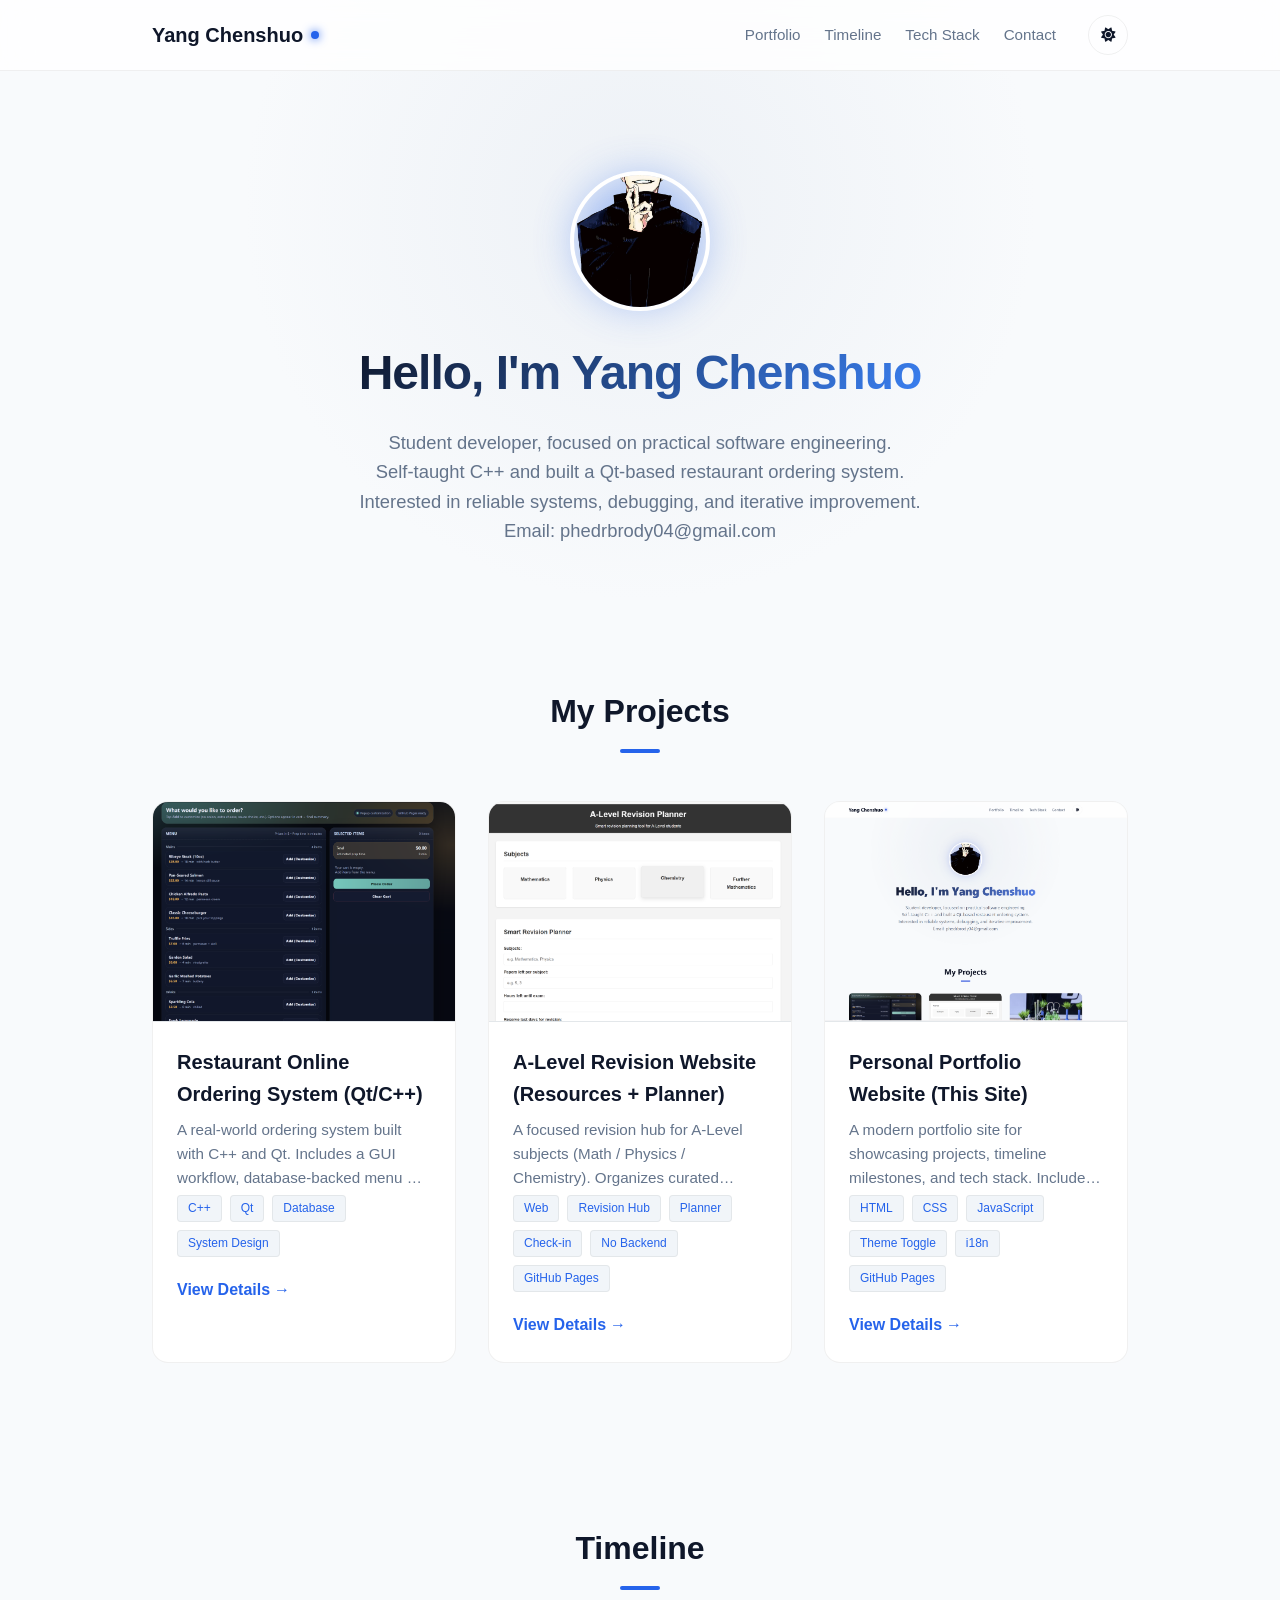
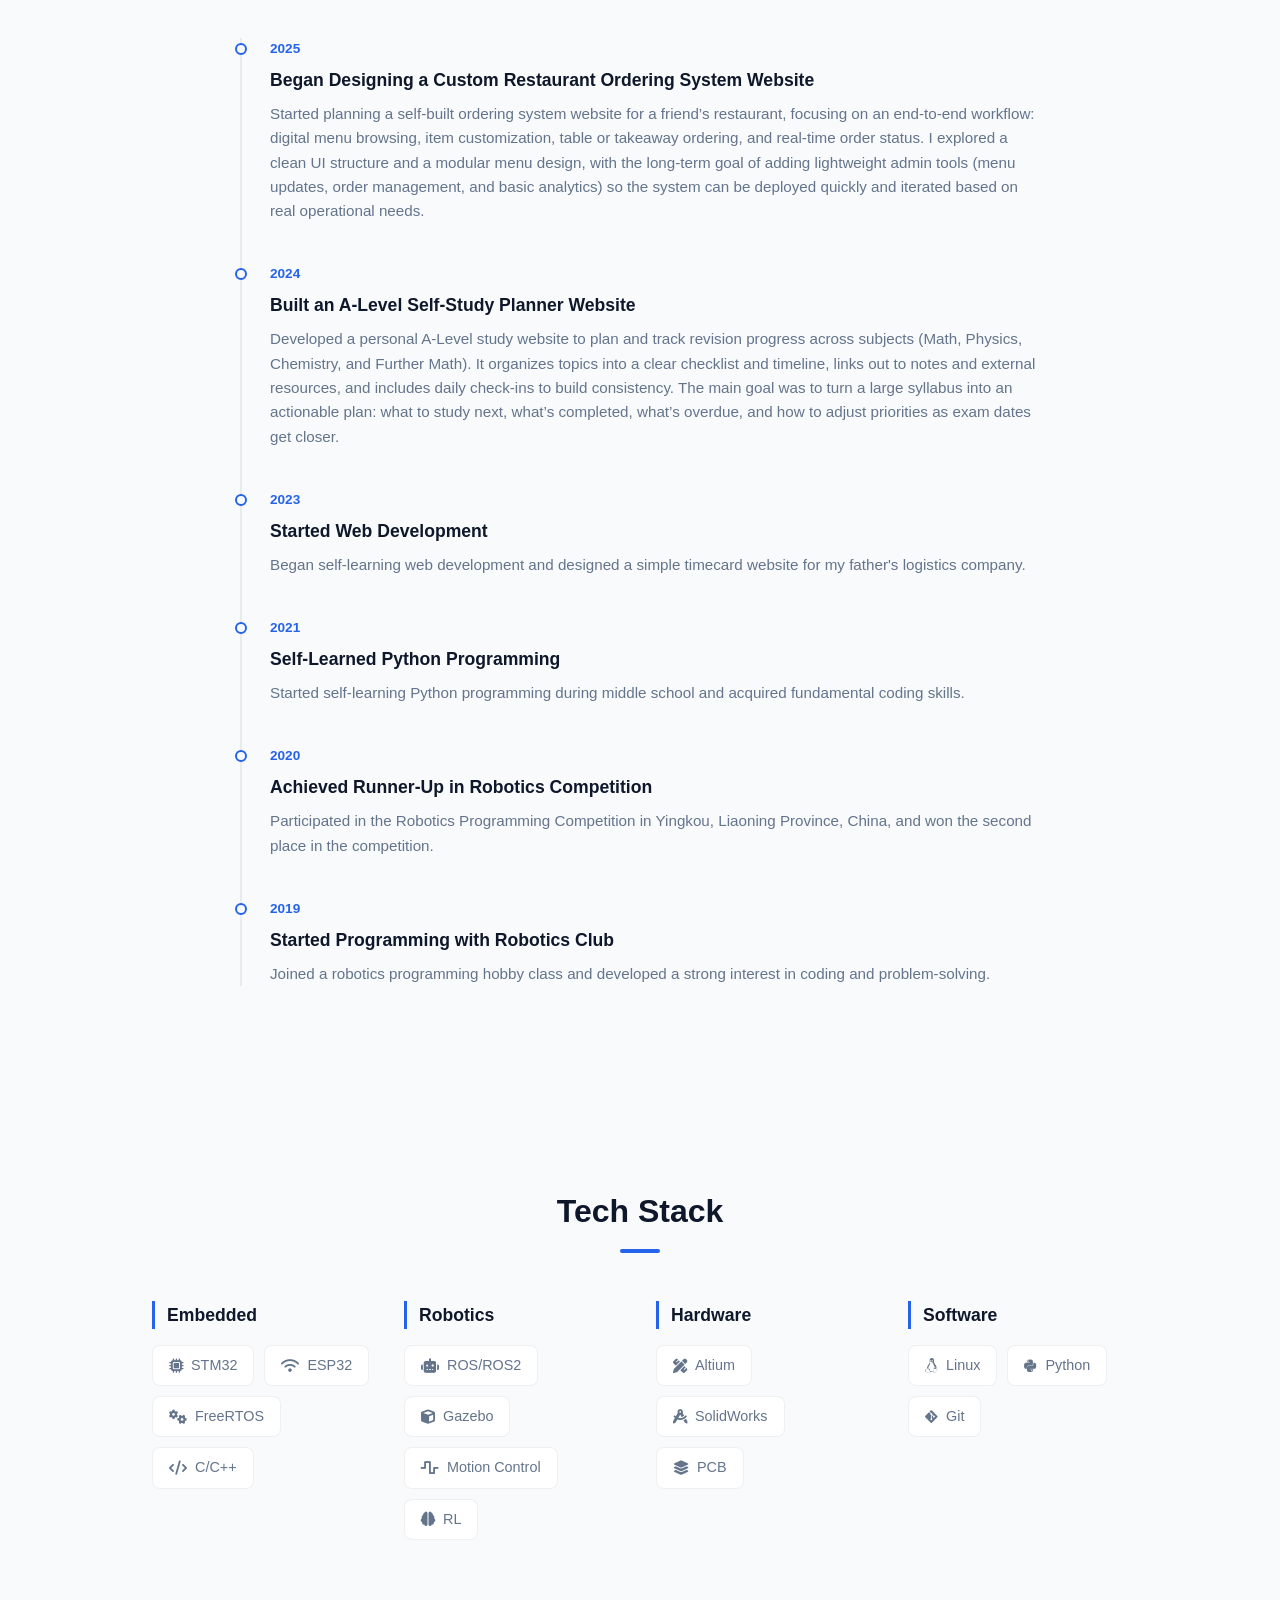
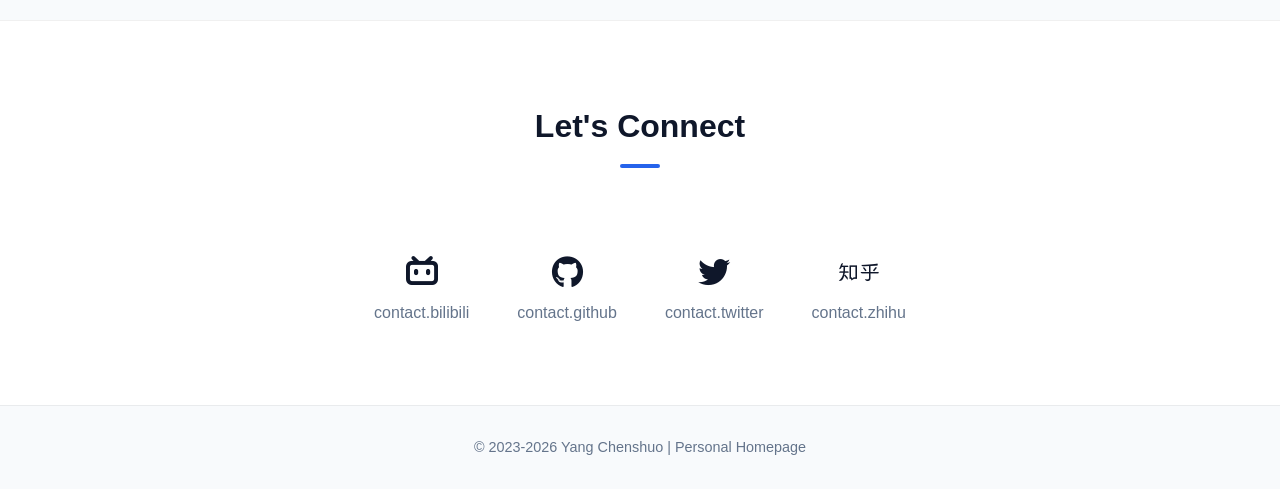
<file: index.html>
<!DOCTYPE html>
<html lang="en" data-theme="light">
<head>
  <meta charset="UTF-8">
  <meta name="viewport" content="width=device-width, initial-scale=1.0">
  <title>Yang Chenshuo's Homepage</title>
  
  <script>
    const savedTheme = localStorage.getItem('theme') || (window.matchMedia('(prefers-color-scheme: dark)').matches ? 'dark' : 'light');
    document.documentElement.setAttribute('data-theme', savedTheme);
  </script>

  <link rel="stylesheet" href="assets/css/style.css">
  <link rel="stylesheet" href="https://cdn.bootcdn.net/ajax/libs/font-awesome/6.4.0/css/all.min.css">
</head>
<body>
  <nav>
    <div class="container nav-container">
      <a href="#" class="logo">
        <span class="logo-text">Yang Chenshuo</span>
        <div class="logo-dot"></div>
      </a>
      
      <div class="nav-actions">
        <div class="nav-links">
          <a href="#projects" data-i18n="nav.projects">Projects</a>
          <a href="#timeline" data-i18n="nav.timeline">Timeline</a>
          <a href="#skills" data-i18n="nav.skills">Stack</a>
          <a href="#contact" data-i18n="nav.contact">Contact</a>
        </div>
        
        <div class="nav-controls">
          <button class="control-btn theme-toggle" aria-label="Toggle Theme">
            <i class="fas fa-sun sun-icon"></i>
            <i class="fas fa-moon moon-icon"></i>
          </button>
        </div>
      </div>
    </div>
  </nav>

  <section class="intro">
    <div class="bg-decoration"></div>
    <div class="container flex-center column">
      <div class="avatar-container">
        <img src="assets/images/Avatar.jpg" alt="Avatar" class="avatar" data-i18n="intro.avatarAlt">
        <div class="avatar-glow"></div>
      </div>
      <h1 class="gradient-text" data-i18n="intro.title">Hello, I'm Yang Chenshuo</h1>
      <p class="subtitle" data-i18n="intro.desc">Student developer, focused on practical software engineering.<br>Self-taught C++ and built a Qt-based restaurant ordering system.<br>Interested in reliable systems, debugging, and iterative improvement.<br>Email: phedrbrody04@gmail.com</p>
    </div>
  </section>

  <section id="projects" class="section-padding">
    <div class="container">
      <h2 data-i18n="projects.title">My Projects</h2>
      <div class="projects-grid"></div>
    </div>
  </section>

  <section id="timeline" class="section-padding">
    <div class="container">
      <h2 data-i18n="timeline.title">Timeline</h2>
      <div class="timeline-container"></div>
    </div>
  </section>

  <section id="skills" class="section-padding">
    <div class="container">
      <h2 data-i18n="skills.title">Tech Stack</h2>
      <div class="skills-wrapper"></div>
    </div>
  </section>

  <section id="contact" class="contact section-padding">
    <div class="container">
      <h2 data-i18n="contact.title">Let's Connect</h2> 
      
      <div class="contact-links">
        <!-- Email -->
        <div class="contact-card">
          <i class="fas fa-envelope"></i> <!-- Email icon -->
          <div class="contact-text">
            <span>Email</span>
            <a href="mailto:phedrbrody04@gmail.com">phedrbrody04@gmail.com</a> <!-- Email link -->
          </div>
        </div>

        <!-- Phone -->
        <div class="contact-card">
          <i class="fas fa-phone-alt"></i> <!-- Phone icon -->
          <div class="contact-text">
            <span>Phone</span>
            <span>Your Phone Number Here</span> <!-- Your phone number -->
          </div>
        </div>
      </div>
    </div>
  </section>

  <footer data-i18n="footer.copyright">© 2023-2026 Yang Chenshuo | Personal Homepage</footer>

  <script src="assets/js/i18n.js"></script>
  <script src="assets/js/main.js"></script>
</body>
</html>
</file>
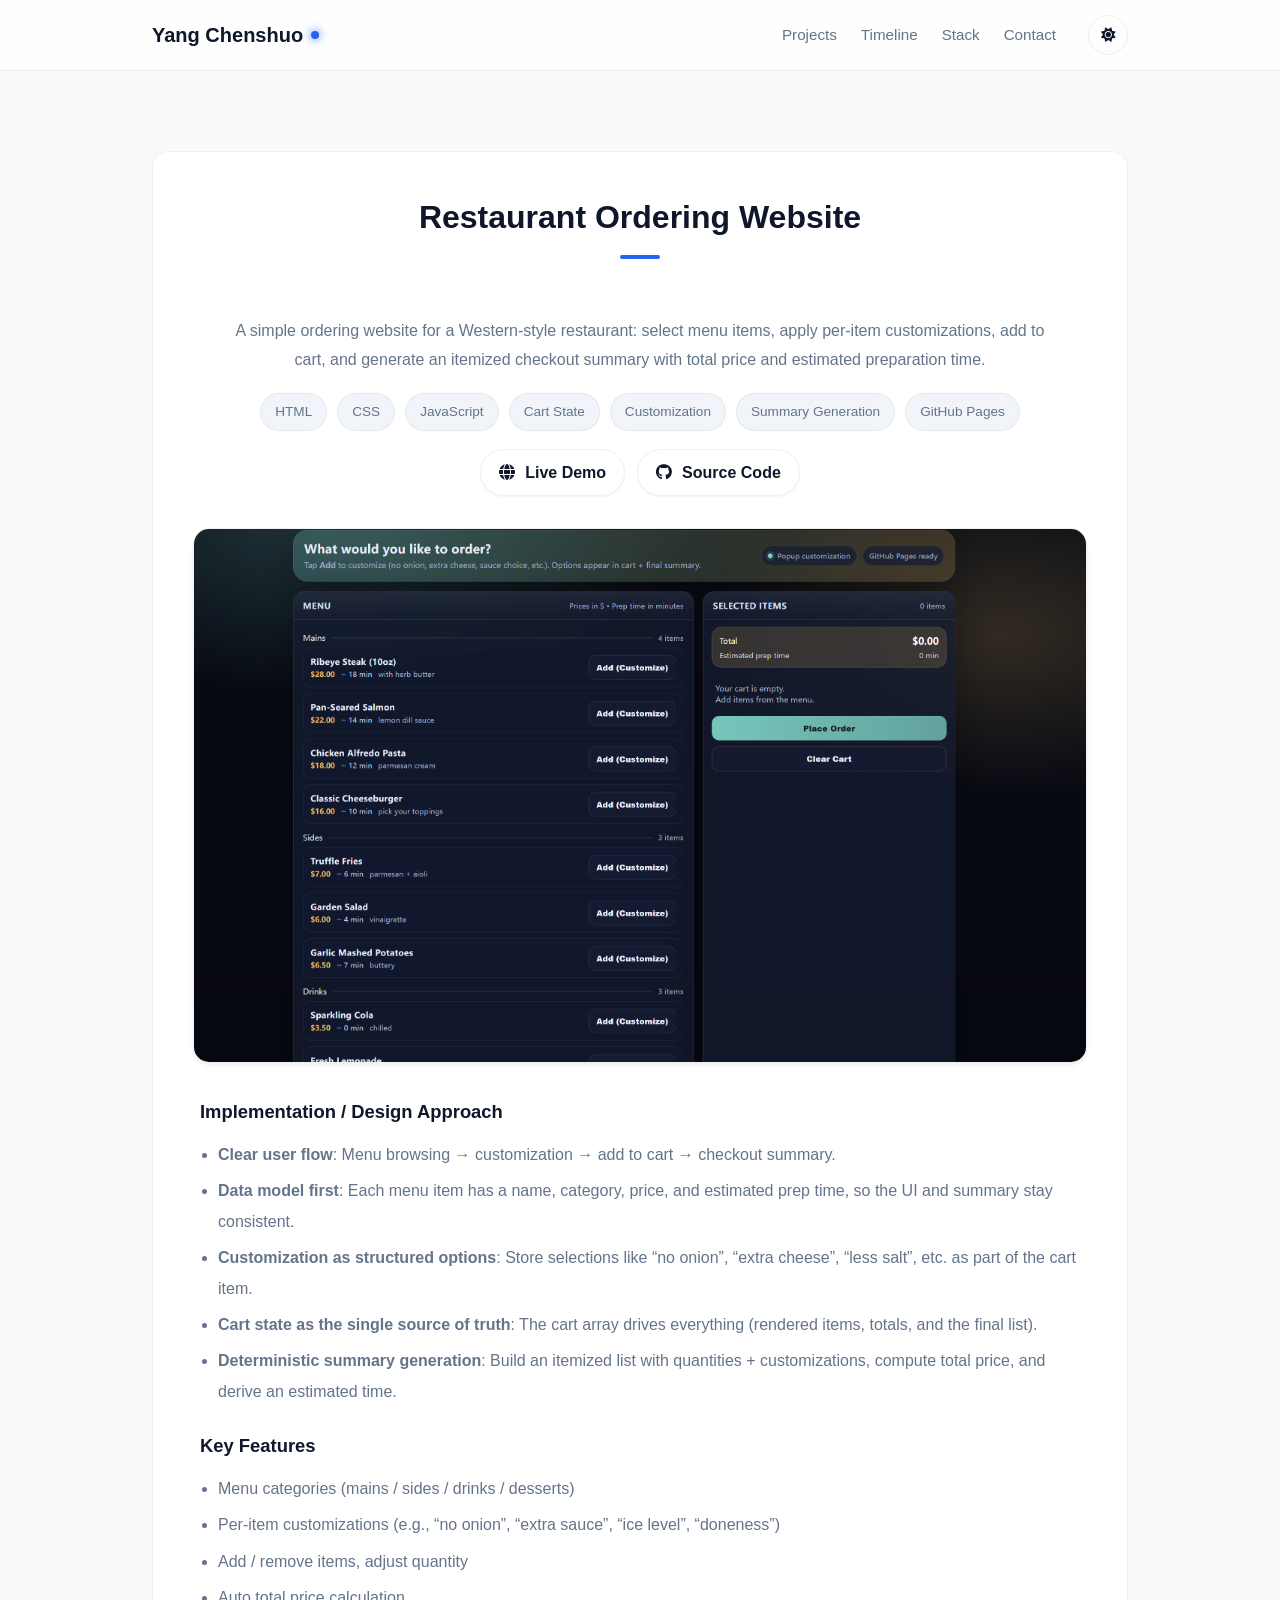
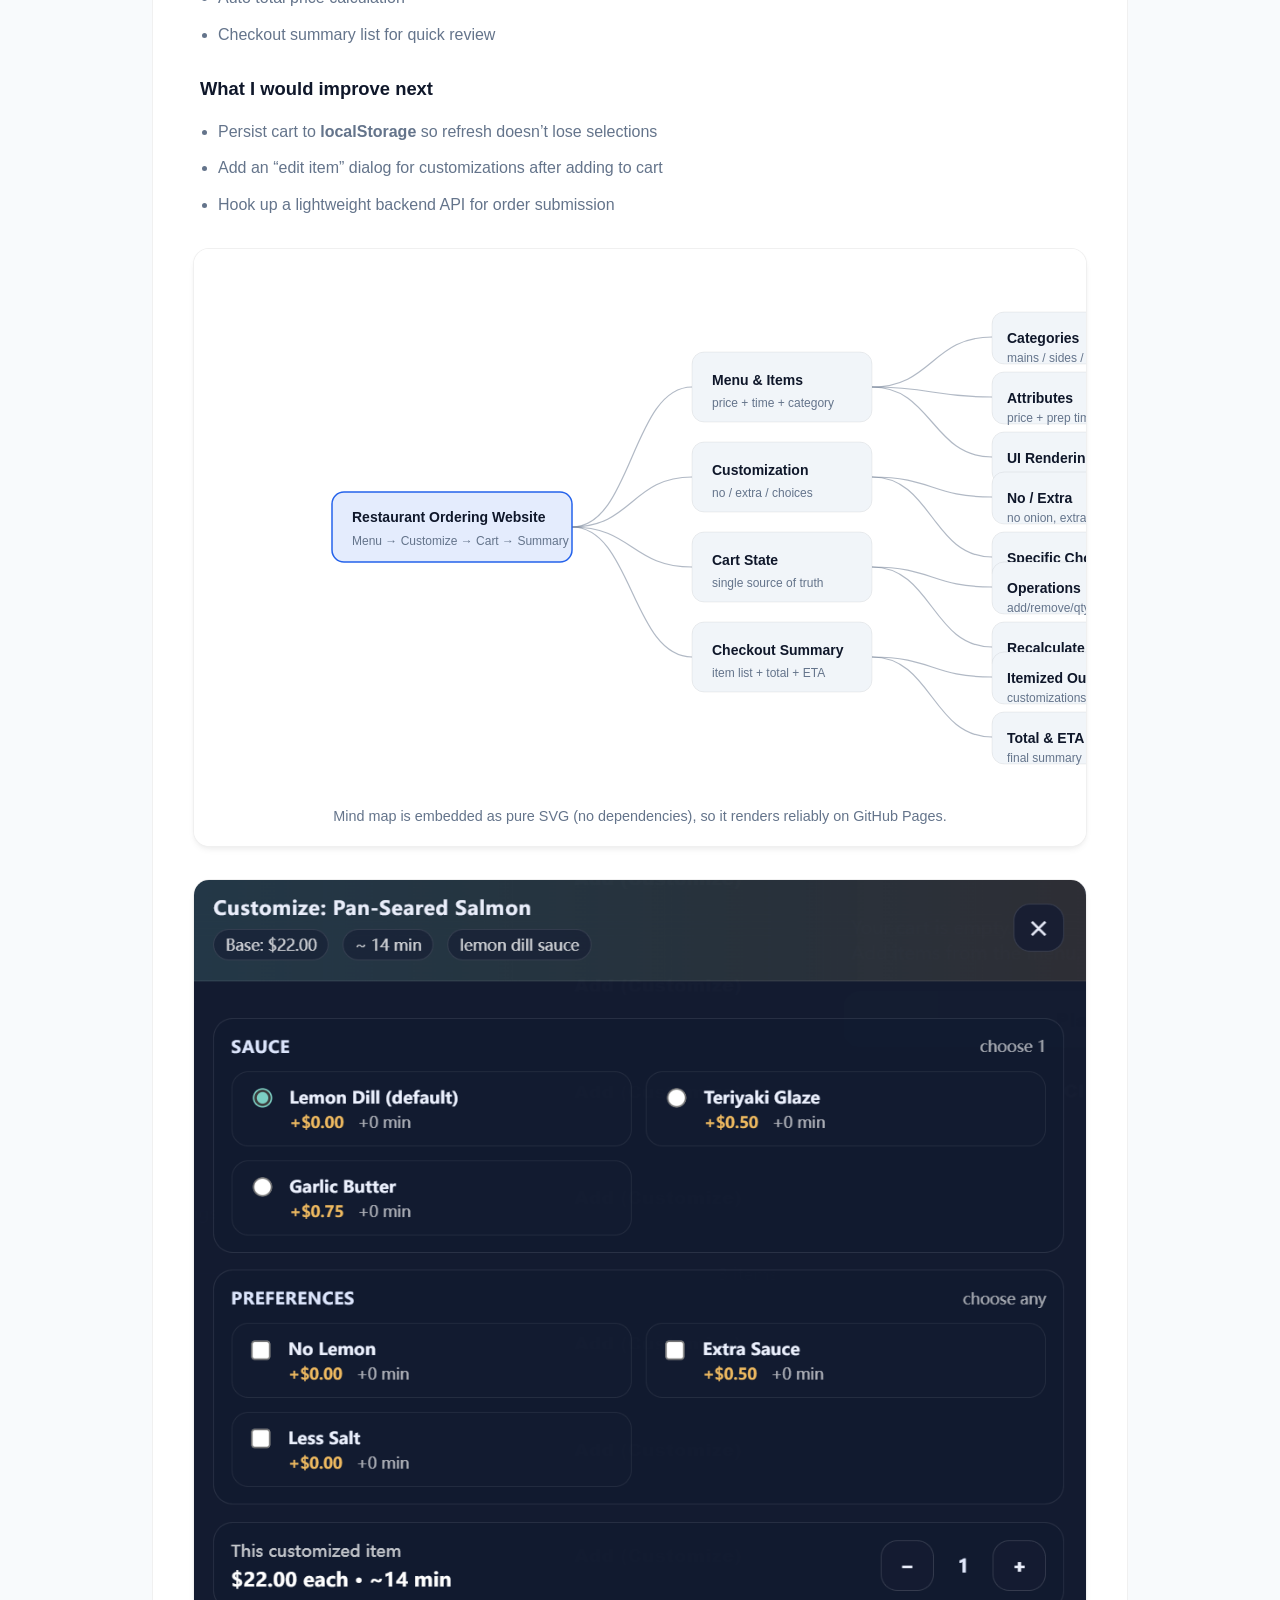
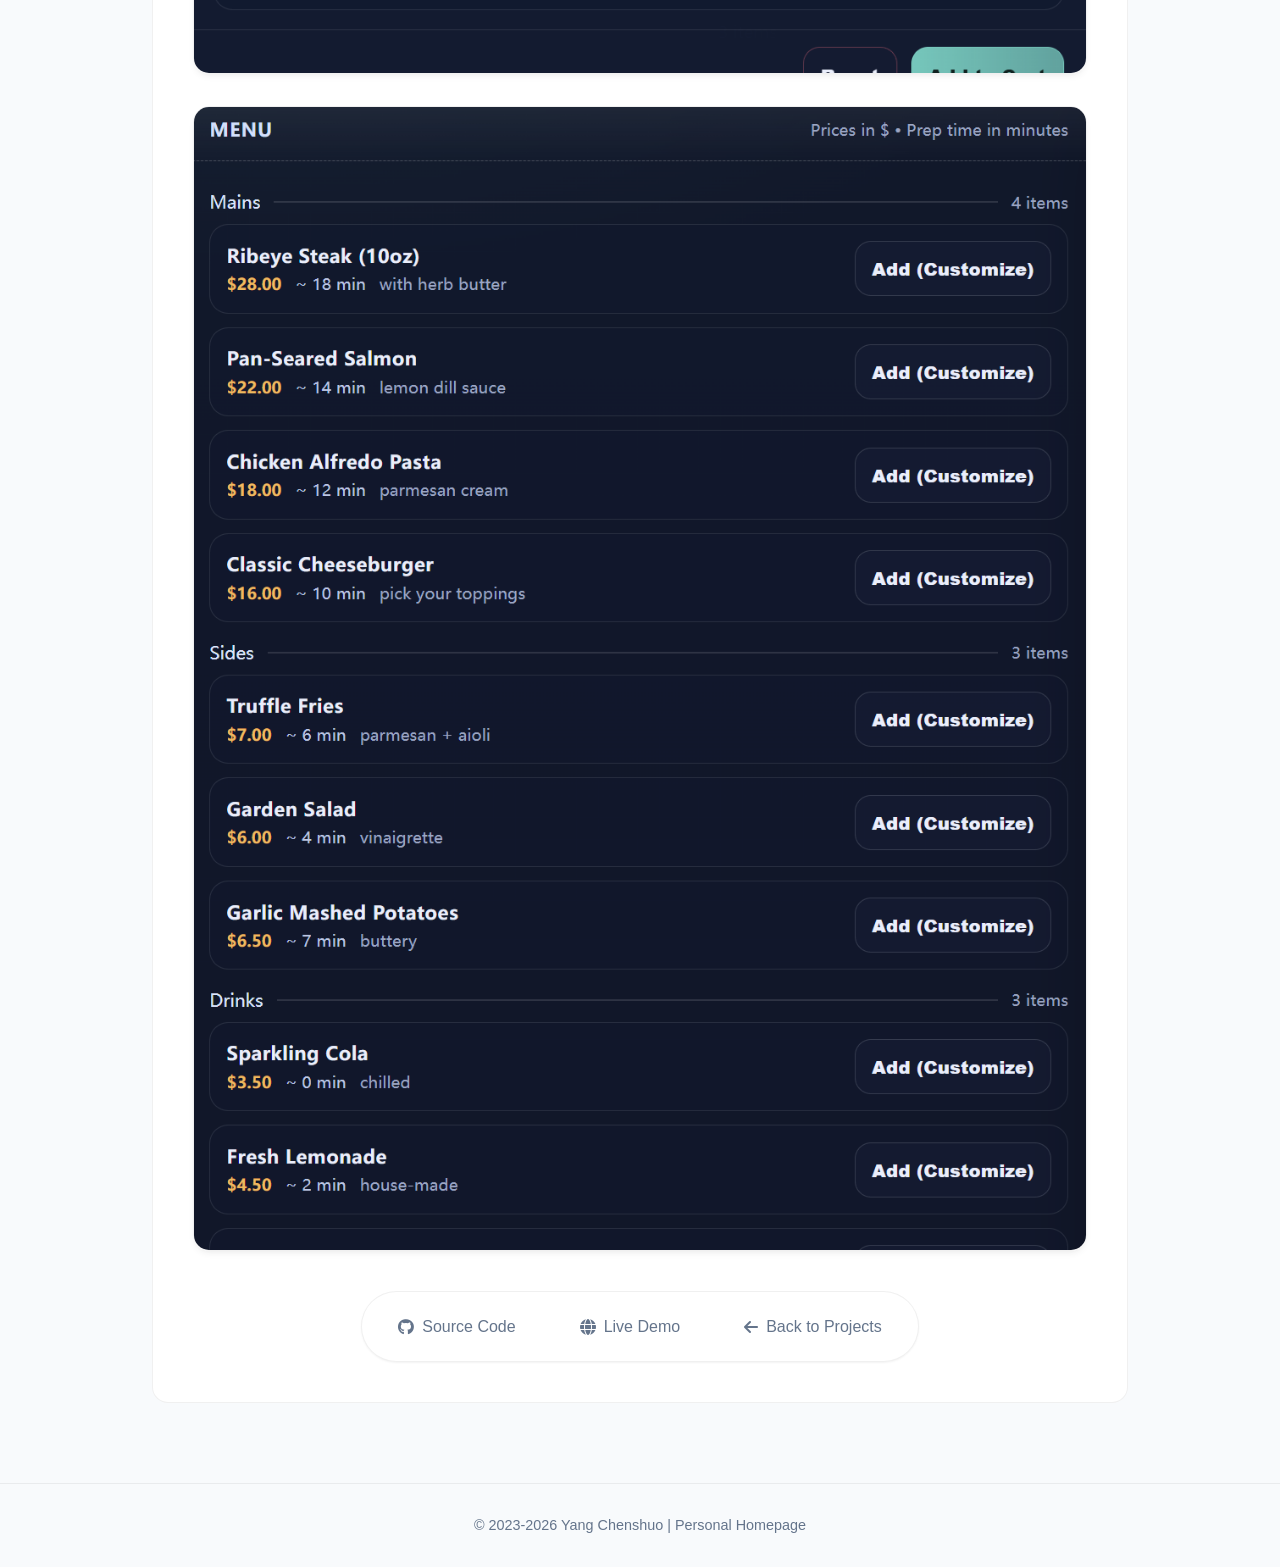
<file: pages/projects/project1.html>
<!DOCTYPE html>
<html lang="en" data-theme="light">
<head>
  <meta charset="UTF-8" />
  <meta name="viewport" content="width=device-width, initial-scale=1.0" />
  <title>Project 01 - Restaurant Ordering Website</title>

  <script>
    const savedTheme =
      localStorage.getItem('theme') ||
      (window.matchMedia('(prefers-color-scheme: dark)').matches ? 'dark' : 'light');
    document.documentElement.setAttribute('data-theme', savedTheme);
  </script>

  <link rel="stylesheet" href="../../assets/css/style.css" />
  <link rel="stylesheet" href="https://cdn.bootcdn.net/ajax/libs/font-awesome/6.4.0/css/all.min.css" />

  <style>
    /* Local-only styles: keep your original look, just enhance layout readability */
    .project-header { text-align: center; margin-bottom: 18px; }

    .project-subtitle {
      margin-top: 10px;
      color: var(--text-muted);
      max-width: 820px;
      margin-left: auto;
      margin-right: auto;
      line-height: 1.8;
      font-size: 1rem;
    }

    .project-section {
      max-width: 880px;
      margin: 28px auto;
      line-height: 1.9;
      color: var(--text-muted);
      font-size: 1rem;
    }

    .project-section h3 {
      color: var(--text-main);
      font-size: 1.15rem;
      margin: 22px 0 10px;
    }

    .project-section ul { margin-left: 18px; list-style: disc; }
    .project-section li { margin: 6px 0; }

    .pill-row {
      display: flex;
      flex-wrap: wrap;
      gap: 10px;
      justify-content: center;
      margin: 18px 0 6px;
    }

    .pill {
      font-size: 0.85rem;
      padding: 7px 14px;
      border-radius: 999px;
      border: 1px solid var(--border-light);
      background: var(--bg-hover);
      color: var(--text-muted);
    }

    .cta-row {
      display: flex;
      gap: 12px;
      justify-content: center;
      flex-wrap: wrap;
      margin-top: 18px;
    }

    .cta-btn {
      display: inline-flex;
      align-items: center;
      gap: 10px;
      padding: 10px 18px;
      border-radius: var(--radius-full);
      border: 1px solid var(--border-light);
      background: var(--bg-card);
      box-shadow: var(--shadow-sm);
      color: var(--text-main);
      font-weight: 600;
      transition: var(--transition-base);
    }

    .cta-btn:hover {
      transform: translateY(-2px);
      border-color: var(--primary);
      color: var(--primary);
    }

    .mindmap-wrap {
      max-width: 980px;
      margin: 28px auto;
      border: 1px solid var(--border-light);
      border-radius: var(--radius-md);
      background: var(--bg-card);
      box-shadow: var(--shadow-card);
      padding: 18px;
      overflow: auto;
    }

    .mindmap-note {
      text-align: center;
      color: var(--text-muted);
      font-size: 0.9rem;
      margin-top: 10px;
    }

    .mindmap-svg text {
      fill: var(--text-main);
      font-family: var(--font-main);
      font-size: 14px;
    }
    .mindmap-svg .muted { fill: var(--text-muted); font-size: 12px; }
    .mindmap-svg .node {
      fill: var(--bg-hover);
      stroke: var(--border-light);
      stroke-width: 1;
      rx: 12; ry: 12;
    }
    .mindmap-svg .root {
      fill: rgba(37, 99, 235, 0.12);
      stroke: var(--primary);
      stroke-width: 1.5;
    }
    .mindmap-svg .link {
      stroke: rgba(100, 116, 139, 0.5);
      stroke-width: 1.2;
      fill: none;
    }
  </style>
</head>

<body>
  <nav>
    <div class="container nav-container">
      <a href="../../index.html" class="logo">
        <span class="logo-text">Yang Chenshuo</span>
        <div class="logo-dot"></div>
      </a>

      <div class="nav-actions">
        <div class="nav-links">
          <a href="../../index.html#projects">Projects</a>
          <a href="../../index.html#timeline">Timeline</a>
          <a href="../../index.html#skills">Stack</a>
          <a href="../../index.html#contact">Contact</a>
        </div>

        <div class="nav-controls">
          <!-- Your CSS hides lang-toggle; safe to keep -->
          <button class="control-btn lang-toggle" aria-label="Toggle Language">中文</button>
          <button class="control-btn theme-toggle" aria-label="Toggle Theme">
            <i class="fas fa-sun sun-icon"></i>
            <i class="fas fa-moon moon-icon"></i>
          </button>
        </div>
      </div>
    </div>
  </nav>

  <section class="section-padding">
    <div class="container">
      <div class="card" style="padding: 40px;">
        <div class="project-header">
          <h2>Restaurant Ordering Website</h2>
          <p class="project-subtitle">
            A simple ordering website for a Western-style restaurant: select menu items, apply per-item customizations, add to cart, and generate an itemized checkout summary with total price and estimated preparation time.
          </p>

          <div class="pill-row">
            <span class="pill">HTML</span>
            <span class="pill">CSS</span>
            <span class="pill">JavaScript</span>
            <span class="pill">Cart State</span>
            <span class="pill">Customization</span>
            <span class="pill">Summary Generation</span>
            <span class="pill">GitHub Pages</span>
          </div>

          <div class="cta-row">
            <a class="cta-btn" href="https://be123456-cmd.github.io/order.github.io/" target="_blank" rel="noopener">
              <i class="fas fa-globe"></i> Live Demo
            </a>
            <a class="cta-btn" href="https://github.com/be123456-cmd/order.github.io/blob/main/index.html" target="_blank" rel="noopener">
              <i class="fab fa-github"></i> Source Code
            </a>
          </div>
        </div>

        <!-- Main Hero Image -->
        <img
          src="../../assets/images/a39f3c4973685cbf306d6374d0b5d898.png"
          alt="Restaurant ordering website preview"
          class="project-img"
        />

        <div class="project-section">
          <h3>Implementation / Design Approach</h3>
          <ul>
            <li><b>Clear user flow</b>: Menu browsing → customization → add to cart → checkout summary.</li>
            <li><b>Data model first</b>: Each menu item has a name, category, price, and estimated prep time, so the UI and summary stay consistent.</li>
            <li><b>Customization as structured options</b>: Store selections like “no onion”, “extra cheese”, “less salt”, etc. as part of the cart item.</li>
            <li><b>Cart state as the single source of truth</b>: The cart array drives everything (rendered items, totals, and the final list).</li>
            <li><b>Deterministic summary generation</b>: Build an itemized list with quantities + customizations, compute total price, and derive an estimated time.</li>
          </ul>

          <h3>Key Features</h3>
          <ul>
            <li>Menu categories (mains / sides / drinks / desserts)</li>
            <li>Per-item customizations (e.g., “no onion”, “extra sauce”, “ice level”, “doneness”)</li>
            <li>Add / remove items, adjust quantity</li>
            <li>Auto total price calculation</li>
            <li>Checkout summary list for quick review</li>
          </ul>

          <h3>What I would improve next</h3>
          <ul>
            <li>Persist cart to <b>localStorage</b> so refresh doesn’t lose selections</li>
            <li>Add an “edit item” dialog for customizations after adding to cart</li>
            <li>Hook up a lightweight backend API for order submission</li>
          </ul>
        </div>

        <!-- Mind Map (SVG) -->
        <div class="mindmap-wrap">
          <svg class="mindmap-svg" width="980" height="520" viewBox="0 0 980 520" role="img" aria-label="Mind map of restaurant ordering website">
            <!-- Links -->
            <path class="link" d="M 360 260 C 420 260, 420 120, 480 120" />
            <path class="link" d="M 360 260 C 420 260, 420 210, 480 210" />
            <path class="link" d="M 360 260 C 420 260, 420 300, 480 300" />
            <path class="link" d="M 360 260 C 420 260, 420 390, 480 390" />

            <path class="link" d="M 660 120 C 720 120, 720 70, 780 70" />
            <path class="link" d="M 660 120 C 720 120, 720 130, 780 130" />
            <path class="link" d="M 660 120 C 720 120, 720 190, 780 190" />

            <path class="link" d="M 660 210 C 720 210, 720 230, 780 230" />
            <path class="link" d="M 660 210 C 720 210, 720 290, 780 290" />

            <path class="link" d="M 660 300 C 720 300, 720 320, 780 320" />
            <path class="link" d="M 660 300 C 720 300, 720 380, 780 380" />

            <path class="link" d="M 660 390 C 720 390, 720 410, 780 410" />
            <path class="link" d="M 660 390 C 720 390, 720 470, 780 470" />

            <!-- Root -->
            <rect class="node root" x="120" y="225" width="240" height="70" rx="14" ry="14"></rect>
            <text x="140" y="255"><tspan font-weight="700">Restaurant Ordering Website</tspan></text>
            <text class="muted" x="140" y="278">Menu → Customize → Cart → Summary</text>

            <!-- Level 1 nodes -->
            <rect class="node" x="480" y="85" width="180" height="70"></rect>
            <text x="500" y="118"><tspan font-weight="700">Menu & Items</tspan></text>
            <text class="muted" x="500" y="140">price + time + category</text>

            <rect class="node" x="480" y="175" width="180" height="70"></rect>
            <text x="500" y="208"><tspan font-weight="700">Customization</tspan></text>
            <text class="muted" x="500" y="230">no / extra / choices</text>

            <rect class="node" x="480" y="265" width="180" height="70"></rect>
            <text x="500" y="298"><tspan font-weight="700">Cart State</tspan></text>
            <text class="muted" x="500" y="320">single source of truth</text>

            <rect class="node" x="480" y="355" width="180" height="70"></rect>
            <text x="500" y="388"><tspan font-weight="700">Checkout Summary</tspan></text>
            <text class="muted" x="500" y="410">item list + total + ETA</text>

            <!-- Level 2 nodes -->
            <rect class="node" x="780" y="45" width="170" height="52"></rect>
            <text x="795" y="76"><tspan font-weight="700">Categories</tspan></text>
            <text class="muted" x="795" y="95">mains / sides / drinks</text>

            <rect class="node" x="780" y="105" width="170" height="52"></rect>
            <text x="795" y="136"><tspan font-weight="700">Attributes</tspan></text>
            <text class="muted" x="795" y="155">price + prep time</text>

            <rect class="node" x="780" y="165" width="170" height="52"></rect>
            <text x="795" y="196"><tspan font-weight="700">UI Rendering</tspan></text>
            <text class="muted" x="795" y="215">cards + buttons</text>

            <rect class="node" x="780" y="205" width="170" height="52"></rect>
            <text x="795" y="236"><tspan font-weight="700">No / Extra</tspan></text>
            <text class="muted" x="795" y="255">no onion, extra sauce</text>

            <rect class="node" x="780" y="265" width="170" height="52"></rect>
            <text x="795" y="296"><tspan font-weight="700">Specific Choices</tspan></text>
            <text class="muted" x="795" y="315">doneness, ice level</text>

            <rect class="node" x="780" y="295" width="170" height="52"></rect>
            <text x="795" y="326"><tspan font-weight="700">Operations</tspan></text>
            <text class="muted" x="795" y="345">add/remove/qty</text>

            <rect class="node" x="780" y="355" width="170" height="52"></rect>
            <text x="795" y="386"><tspan font-weight="700">Recalculate</tspan></text>
            <text class="muted" x="795" y="405">totals always correct</text>

            <rect class="node" x="780" y="385" width="170" height="52"></rect>
            <text x="795" y="416"><tspan font-weight="700">Itemized Output</tspan></text>
            <text class="muted" x="795" y="435">customizations included</text>

            <rect class="node" x="780" y="445" width="170" height="52"></rect>
            <text x="795" y="476"><tspan font-weight="700">Total & ETA</tspan></text>
            <text class="muted" x="795" y="495">final summary</text>
          </svg>
          <div class="mindmap-note">
            Mind map is embedded as pure SVG (no dependencies), so it renders reliably on GitHub Pages.
          </div>
        </div>

        <!-- Screenshots -->
        <img
          src="../../assets/images/0e26258d6d5f328fabd9b1e99d55a4e2.png"
          alt="Menu selection and customization"
          class="project-img"
        />
        <img
          src="../../assets/images/85823f74cdf5a9d8d810d0893d36eb31.png"
          alt="Cart and checkout summary"
          class="project-img"
        />

        <!-- Bottom Links (same style as your site) -->
        <div class="publish-links-wrapper" style="margin-top: 40px;">
          <div class="publish-links">
            <a href="https://github.com/be123456-cmd/order.github.io/blob/main/index.html" target="_blank" class="publish-link github" rel="noopener">
              <i class="fab fa-github"></i> <span>Source Code</span>
            </a>
            <a href="https://be123456-cmd.github.io/order.github.io/" target="_blank" class="publish-link" rel="noopener">
              <i class="fas fa-globe"></i> <span>Live Demo</span>
            </a>
            <a href="../../index.html#projects" class="publish-link">
              <i class="fas fa-arrow-left"></i> <span>Back to Projects</span>
            </a>
          </div>
        </div>

      </div>
    </div>
  </section>

  <footer>© 2023-2026 Yang Chenshuo | Personal Homepage</footer>

  <script src="../../assets/js/i18n.js"></script>
  <script src="../../assets/js/main.js"></script>
</body>
</html>
</file>
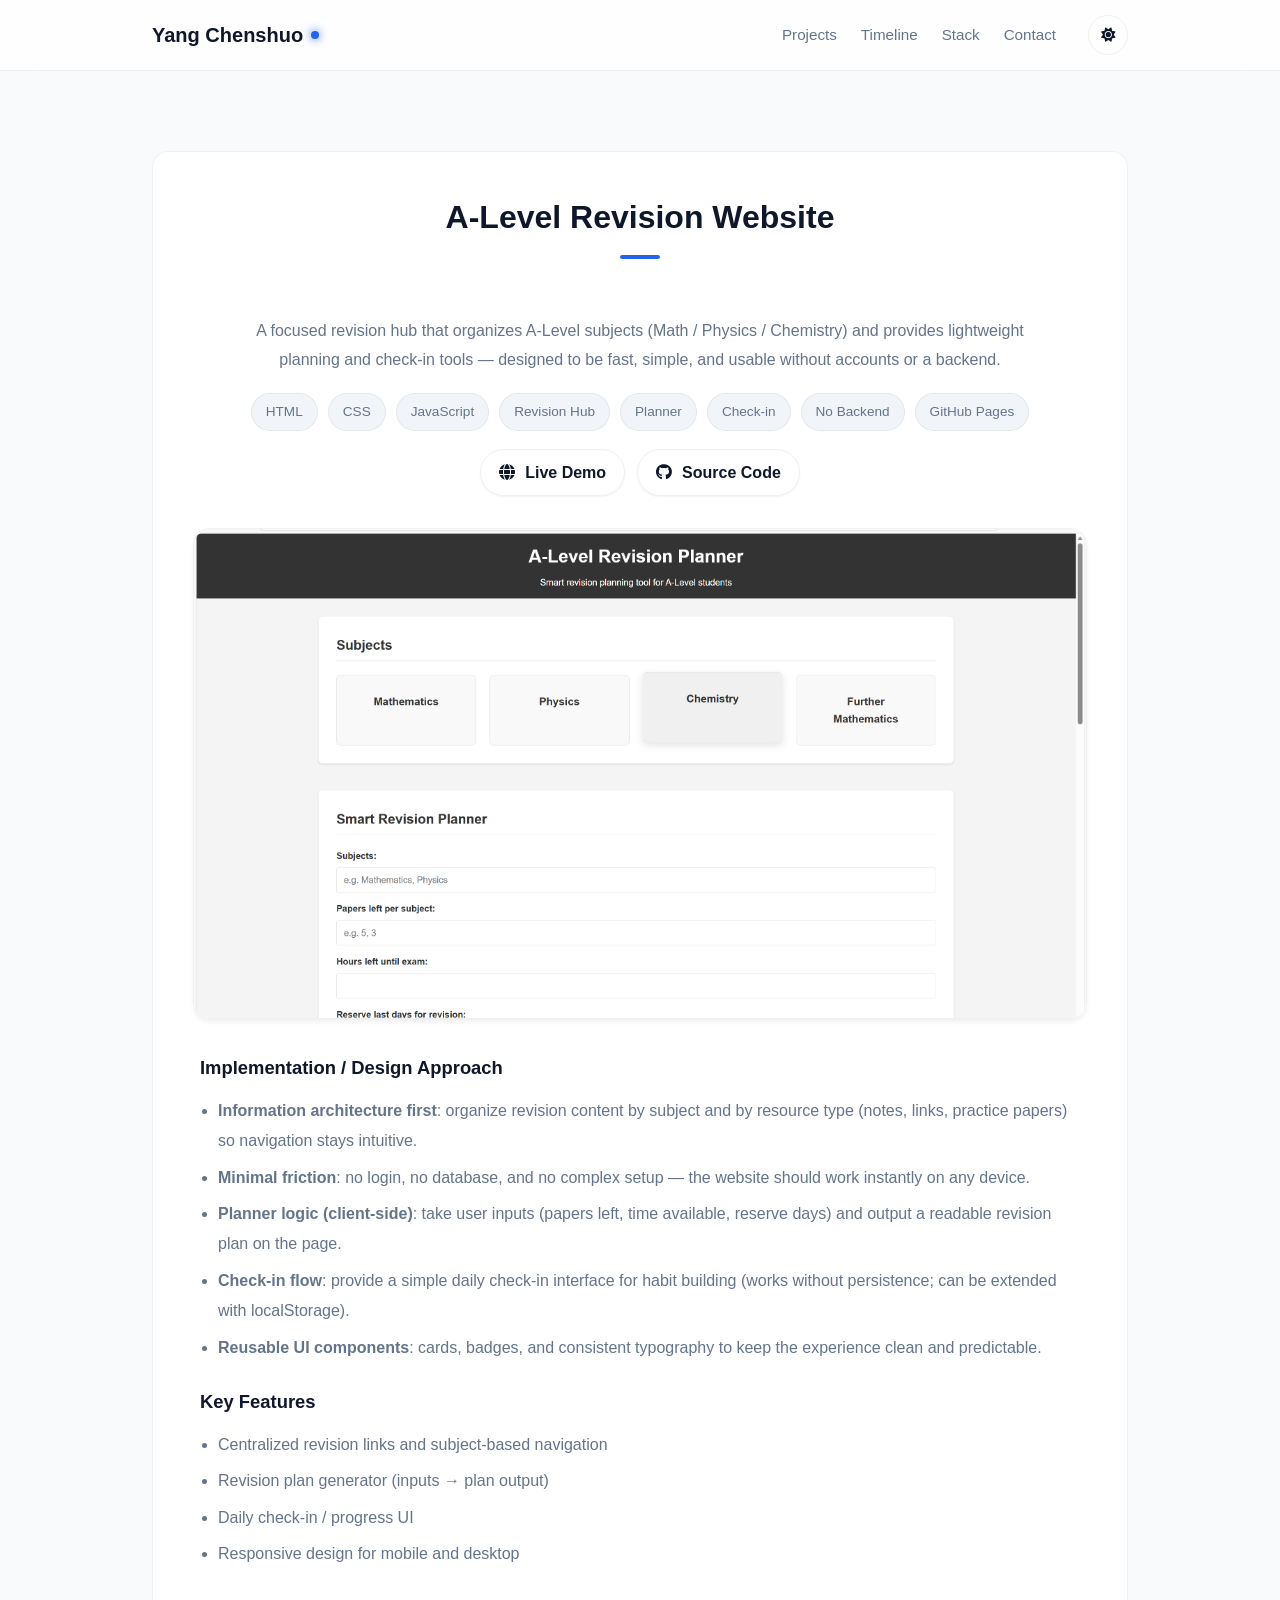
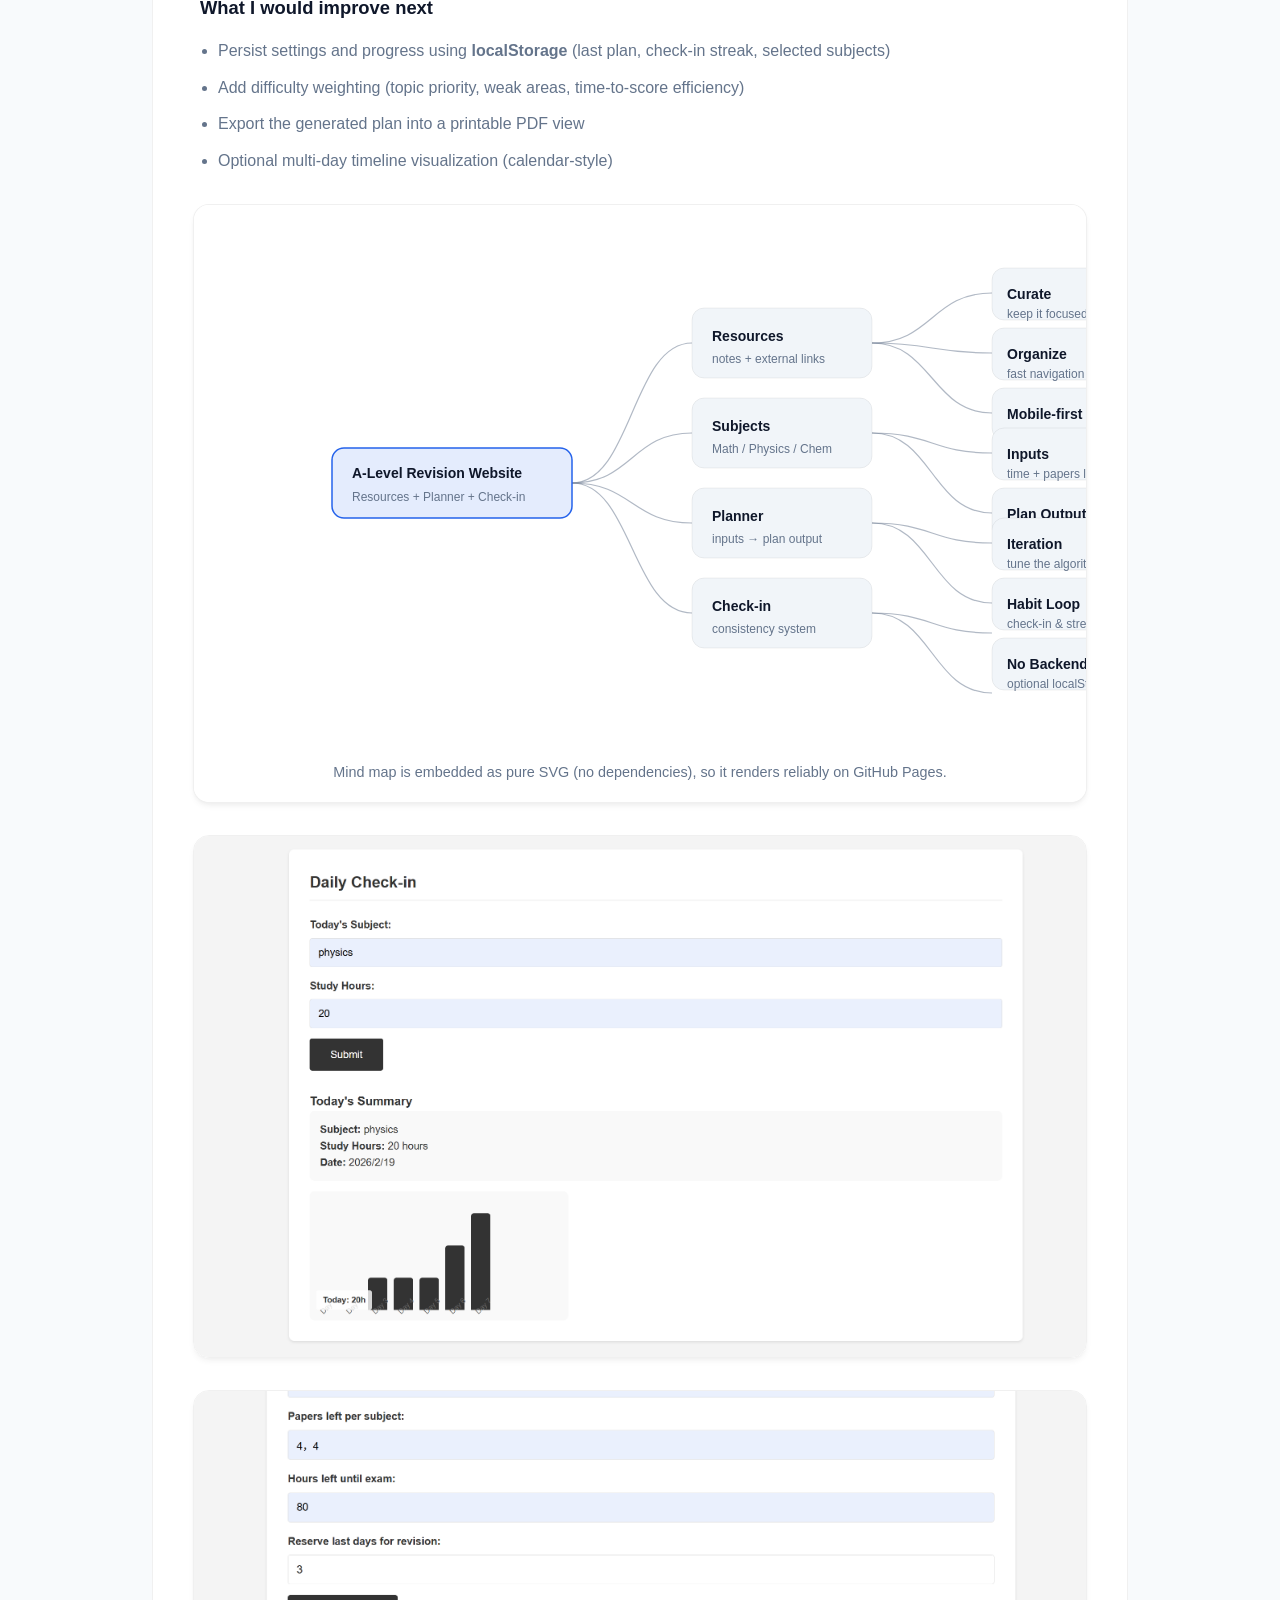
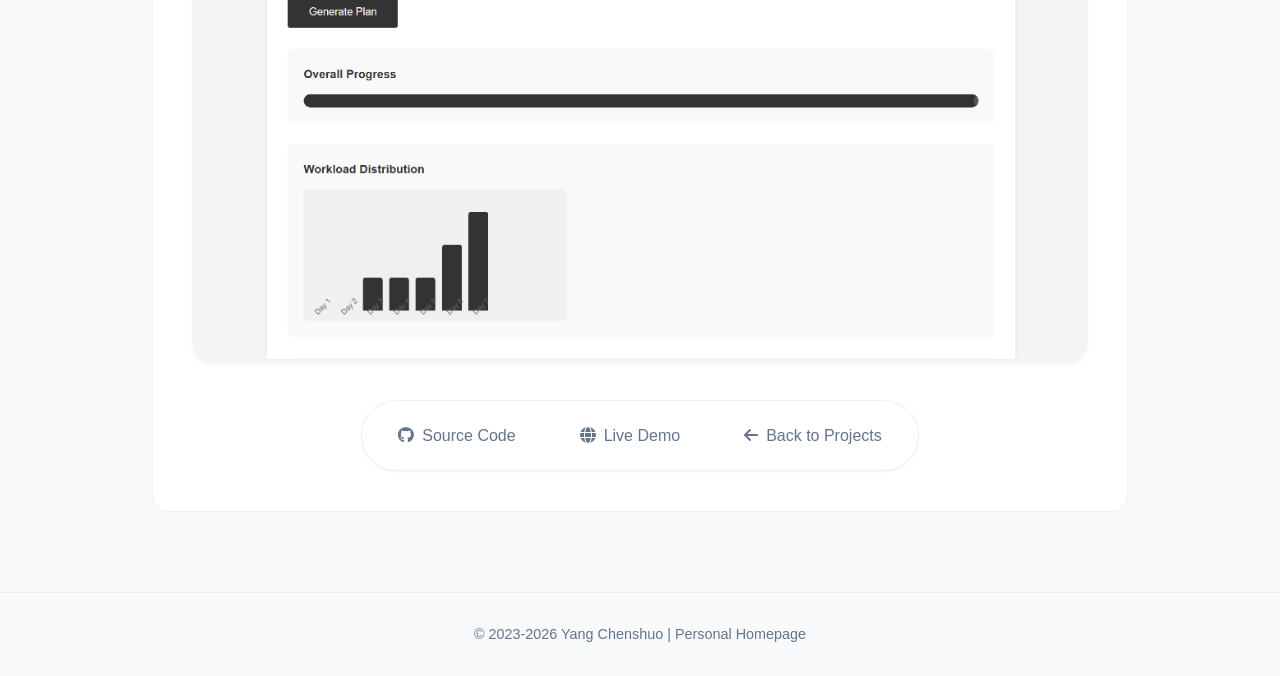
<file: pages/projects/project2.html>
<!DOCTYPE html>
<html lang="en" data-theme="light">
<head>
  <meta charset="UTF-8" />
  <meta name="viewport" content="width=device-width, initial-scale=1.0" />
  <title>Project 02 - A-Level Revision Website</title>

  <script>
    const savedTheme =
      localStorage.getItem('theme') ||
      (window.matchMedia('(prefers-color-scheme: dark)').matches ? 'dark' : 'light');
    document.documentElement.setAttribute('data-theme', savedTheme);
  </script>

  <link rel="stylesheet" href="../../assets/css/style.css" />
  <link rel="stylesheet" href="https://cdn.bootcdn.net/ajax/libs/font-awesome/6.4.0/css/all.min.css" />

  <style>
    /* Local-only styles: keep your original look, just enhance readability */
    .project-header { text-align: center; margin-bottom: 18px; }

    .project-subtitle {
      margin-top: 10px;
      color: var(--text-muted);
      max-width: 820px;
      margin-left: auto;
      margin-right: auto;
      line-height: 1.8;
      font-size: 1rem;
    }

    .project-section {
      max-width: 880px;
      margin: 28px auto;
      line-height: 1.9;
      color: var(--text-muted);
      font-size: 1rem;
    }

    .project-section h3 {
      color: var(--text-main);
      font-size: 1.15rem;
      margin: 22px 0 10px;
    }

    .project-section ul { margin-left: 18px; list-style: disc; }
    .project-section li { margin: 6px 0; }

    .pill-row {
      display: flex;
      flex-wrap: wrap;
      gap: 10px;
      justify-content: center;
      margin: 18px 0 6px;
    }

    .pill {
      font-size: 0.85rem;
      padding: 7px 14px;
      border-radius: 999px;
      border: 1px solid var(--border-light);
      background: var(--bg-hover);
      color: var(--text-muted);
    }

    .cta-row {
      display: flex;
      gap: 12px;
      justify-content: center;
      flex-wrap: wrap;
      margin-top: 18px;
    }

    .cta-btn {
      display: inline-flex;
      align-items: center;
      gap: 10px;
      padding: 10px 18px;
      border-radius: var(--radius-full);
      border: 1px solid var(--border-light);
      background: var(--bg-card);
      box-shadow: var(--shadow-sm);
      color: var(--text-main);
      font-weight: 600;
      transition: var(--transition-base);
    }

    .cta-btn:hover {
      transform: translateY(-2px);
      border-color: var(--primary);
      color: var(--primary);
    }

    .mindmap-wrap {
      max-width: 980px;
      margin: 28px auto;
      border: 1px solid var(--border-light);
      border-radius: var(--radius-md);
      background: var(--bg-card);
      box-shadow: var(--shadow-card);
      padding: 18px;
      overflow: auto;
    }

    .mindmap-note {
      text-align: center;
      color: var(--text-muted);
      font-size: 0.9rem;
      margin-top: 10px;
    }

    .mindmap-svg text {
      fill: var(--text-main);
      font-family: var(--font-main);
      font-size: 14px;
    }
    .mindmap-svg .muted { fill: var(--text-muted); font-size: 12px; }
    .mindmap-svg .node {
      fill: var(--bg-hover);
      stroke: var(--border-light);
      stroke-width: 1;
      rx: 12; ry: 12;
    }
    .mindmap-svg .root {
      fill: rgba(37, 99, 235, 0.12);
      stroke: var(--primary);
      stroke-width: 1.5;
    }
    .mindmap-svg .link {
      stroke: rgba(100, 116, 139, 0.5);
      stroke-width: 1.2;
      fill: none;
    }
  </style>
</head>

<body>
  <nav>
    <div class="container nav-container">
      <a href="../../index.html" class="logo">
        <span class="logo-text">Yang Chenshuo</span>
        <div class="logo-dot"></div>
      </a>

      <div class="nav-actions">
        <div class="nav-links">
          <a href="../../index.html#projects">Projects</a>
          <a href="../../index.html#timeline">Timeline</a>
          <a href="../../index.html#skills">Stack</a>
          <a href="../../index.html#contact">Contact</a>
        </div>

        <div class="nav-controls">
          <button class="control-btn lang-toggle" aria-label="Toggle Language">中文</button>
          <button class="control-btn theme-toggle" aria-label="Toggle Theme">
            <i class="fas fa-sun sun-icon"></i>
            <i class="fas fa-moon moon-icon"></i>
          </button>
        </div>
      </div>
    </div>
  </nav>

  <section class="section-padding">
    <div class="container">
      <div class="card" style="padding: 40px;">
        <div class="project-header">
          <h2>A-Level Revision Website</h2>
          <p class="project-subtitle">
            A focused revision hub that organizes A-Level subjects (Math / Physics / Chemistry) and provides lightweight planning and check-in tools — designed to be fast, simple, and usable without accounts or a backend.
          </p>

          <div class="pill-row">
            <span class="pill">HTML</span>
            <span class="pill">CSS</span>
            <span class="pill">JavaScript</span>
            <span class="pill">Revision Hub</span>
            <span class="pill">Planner</span>
            <span class="pill">Check-in</span>
            <span class="pill">No Backend</span>
            <span class="pill">GitHub Pages</span>
          </div>

          <div class="cta-row">
            <a class="cta-btn" href="https://be123456-cmd.github.io/alevel-revision.github.io/" target="_blank" rel="noopener">
              <i class="fas fa-globe"></i> Live Demo
            </a>
            <a class="cta-btn" href="https://github.com/be123456-cmd/alevel-revision.github.io" target="_blank" rel="noopener">
              <i class="fab fa-github"></i> Source Code
            </a>
          </div>
        </div>

        <!-- Main Hero Image -->
        <img
          src="../../assets/images/fbc96404f98d7b176fcbc9a542a24261.png"
          alt="A-Level revision website preview"
          class="project-img"
        />

        <div class="project-section">
          <h3>Implementation / Design Approach</h3>
          <ul>
            <li><b>Information architecture first</b>: organize revision content by subject and by resource type (notes, links, practice papers) so navigation stays intuitive.</li>
            <li><b>Minimal friction</b>: no login, no database, and no complex setup — the website should work instantly on any device.</li>
            <li><b>Planner logic (client-side)</b>: take user inputs (papers left, time available, reserve days) and output a readable revision plan on the page.</li>
            <li><b>Check-in flow</b>: provide a simple daily check-in interface for habit building (works without persistence; can be extended with localStorage).</li>
            <li><b>Reusable UI components</b>: cards, badges, and consistent typography to keep the experience clean and predictable.</li>
          </ul>

          <h3>Key Features</h3>
          <ul>
            <li>Centralized revision links and subject-based navigation</li>
            <li>Revision plan generator (inputs → plan output)</li>
            <li>Daily check-in / progress UI</li>
            <li>Responsive design for mobile and desktop</li>
          </ul>

          <h3>What I would improve next</h3>
          <ul>
            <li>Persist settings and progress using <b>localStorage</b> (last plan, check-in streak, selected subjects)</li>
            <li>Add difficulty weighting (topic priority, weak areas, time-to-score efficiency)</li>
            <li>Export the generated plan into a printable PDF view</li>
            <li>Optional multi-day timeline visualization (calendar-style)</li>
          </ul>
        </div>

        <!-- Mind Map (SVG) -->
        <div class="mindmap-wrap">
          <svg class="mindmap-svg" width="980" height="520" viewBox="0 0 980 520" role="img" aria-label="Mind map of A-Level revision website">
            <!-- Links -->
            <path class="link" d="M 360 260 C 420 260, 420 120, 480 120" />
            <path class="link" d="M 360 260 C 420 260, 420 210, 480 210" />
            <path class="link" d="M 360 260 C 420 260, 420 300, 480 300" />
            <path class="link" d="M 360 260 C 420 260, 420 390, 480 390" />

            <path class="link" d="M 660 120 C 720 120, 720 70, 780 70" />
            <path class="link" d="M 660 120 C 720 120, 720 130, 780 130" />
            <path class="link" d="M 660 120 C 720 120, 720 190, 780 190" />

            <path class="link" d="M 660 210 C 720 210, 720 230, 780 230" />
            <path class="link" d="M 660 210 C 720 210, 720 290, 780 290" />

            <path class="link" d="M 660 300 C 720 300, 720 320, 780 320" />
            <path class="link" d="M 660 300 C 720 300, 720 380, 780 380" />

            <path class="link" d="M 660 390 C 720 390, 720 410, 780 410" />
            <path class="link" d="M 660 390 C 720 390, 720 470, 780 470" />

            <!-- Root -->
            <rect class="node root" x="120" y="225" width="240" height="70" rx="14" ry="14"></rect>
            <text x="140" y="255"><tspan font-weight="700">A-Level Revision Website</tspan></text>
            <text class="muted" x="140" y="278">Resources + Planner + Check-in</text>

            <!-- Level 1 nodes -->
            <rect class="node" x="480" y="85" width="180" height="70"></rect>
            <text x="500" y="118"><tspan font-weight="700">Resources</tspan></text>
            <text class="muted" x="500" y="140">notes + external links</text>

            <rect class="node" x="480" y="175" width="180" height="70"></rect>
            <text x="500" y="208"><tspan font-weight="700">Subjects</tspan></text>
            <text class="muted" x="500" y="230">Math / Physics / Chem</text>

            <rect class="node" x="480" y="265" width="180" height="70"></rect>
            <text x="500" y="298"><tspan font-weight="700">Planner</tspan></text>
            <text class="muted" x="500" y="320">inputs → plan output</text>

            <rect class="node" x="480" y="355" width="180" height="70"></rect>
            <text x="500" y="388"><tspan font-weight="700">Check-in</tspan></text>
            <text class="muted" x="500" y="410">consistency system</text>

            <!-- Level 2 nodes -->
            <rect class="node" x="780" y="45" width="170" height="52"></rect>
            <text x="795" y="76"><tspan font-weight="700">Curate</tspan></text>
            <text class="muted" x="795" y="95">keep it focused</text>

            <rect class="node" x="780" y="105" width="170" height="52"></rect>
            <text x="795" y="136"><tspan font-weight="700">Organize</tspan></text>
            <text class="muted" x="795" y="155">fast navigation</text>

            <rect class="node" x="780" y="165" width="170" height="52"></rect>
            <text x="795" y="196"><tspan font-weight="700">Mobile-first</tspan></text>
            <text class="muted" x="795" y="215">simple layout</text>

            <rect class="node" x="780" y="205" width="170" height="52"></rect>
            <text x="795" y="236"><tspan font-weight="700">Inputs</tspan></text>
            <text class="muted" x="795" y="255">time + papers left</text>

            <rect class="node" x="780" y="265" width="170" height="52"></rect>
            <text x="795" y="296"><tspan font-weight="700">Plan Output</tspan></text>
            <text class="muted" x="795" y="315">clear action list</text>

            <rect class="node" x="780" y="295" width="170" height="52"></rect>
            <text x="795" y="326"><tspan font-weight="700">Iteration</tspan></text>
            <text class="muted" x="795" y="345">tune the algorithm</text>

            <rect class="node" x="780" y="355" width="170" height="52"></rect>
            <text x="795" y="386"><tspan font-weight="700">Habit Loop</tspan></text>
            <text class="muted" x="795" y="405">check-in & streak</text>

            <rect class="node" x="780" y="415" width="170" height="52"></rect>
            <text x="795" y="446"><tspan font-weight="700">No Backend</tspan></text>
            <text class="muted" x="795" y="465">optional localStorage</text>
          </svg>
          <div class="mindmap-note">
            Mind map is embedded as pure SVG (no dependencies), so it renders reliably on GitHub Pages.
          </div>
        </div>

        <!-- Screenshots -->
        <img
          src="../../assets/images/5971f48fe44b0fc5ef9ed6e19e5730ec.png"
          alt="Planner UI preview"
          class="project-img"
        />
        <img
          src="../../assets/images/ea5f8c58544ec7d7cdf5659f5fb531d8.png"
          alt="Check-in and progress UI preview"
          class="project-img"
        />

        <div class="publish-links-wrapper" style="margin-top: 40px;">
          <div class="publish-links">
            <a href="https://github.com/be123456-cmd/alevel-revision.github.io" target="_blank" class="publish-link github" rel="noopener">
              <i class="fab fa-github"></i> <span>Source Code</span>
            </a>
            <a href="https://be123456-cmd.github.io/alevel-revision.github.io/" target="_blank" class="publish-link" rel="noopener">
              <i class="fas fa-globe"></i> <span>Live Demo</span>
            </a>
            <a href="../../index.html#projects" class="publish-link">
              <i class="fas fa-arrow-left"></i> <span>Back to Projects</span>
            </a>
          </div>
        </div>

      </div>
    </div>
  </section>

  <footer>© 2023-2026 Yang Chenshuo | Personal Homepage</footer>

  <script src="../../assets/js/i18n.js"></script>
  <script src="../../assets/js/main.js"></script>
</body>
</html>
</file>
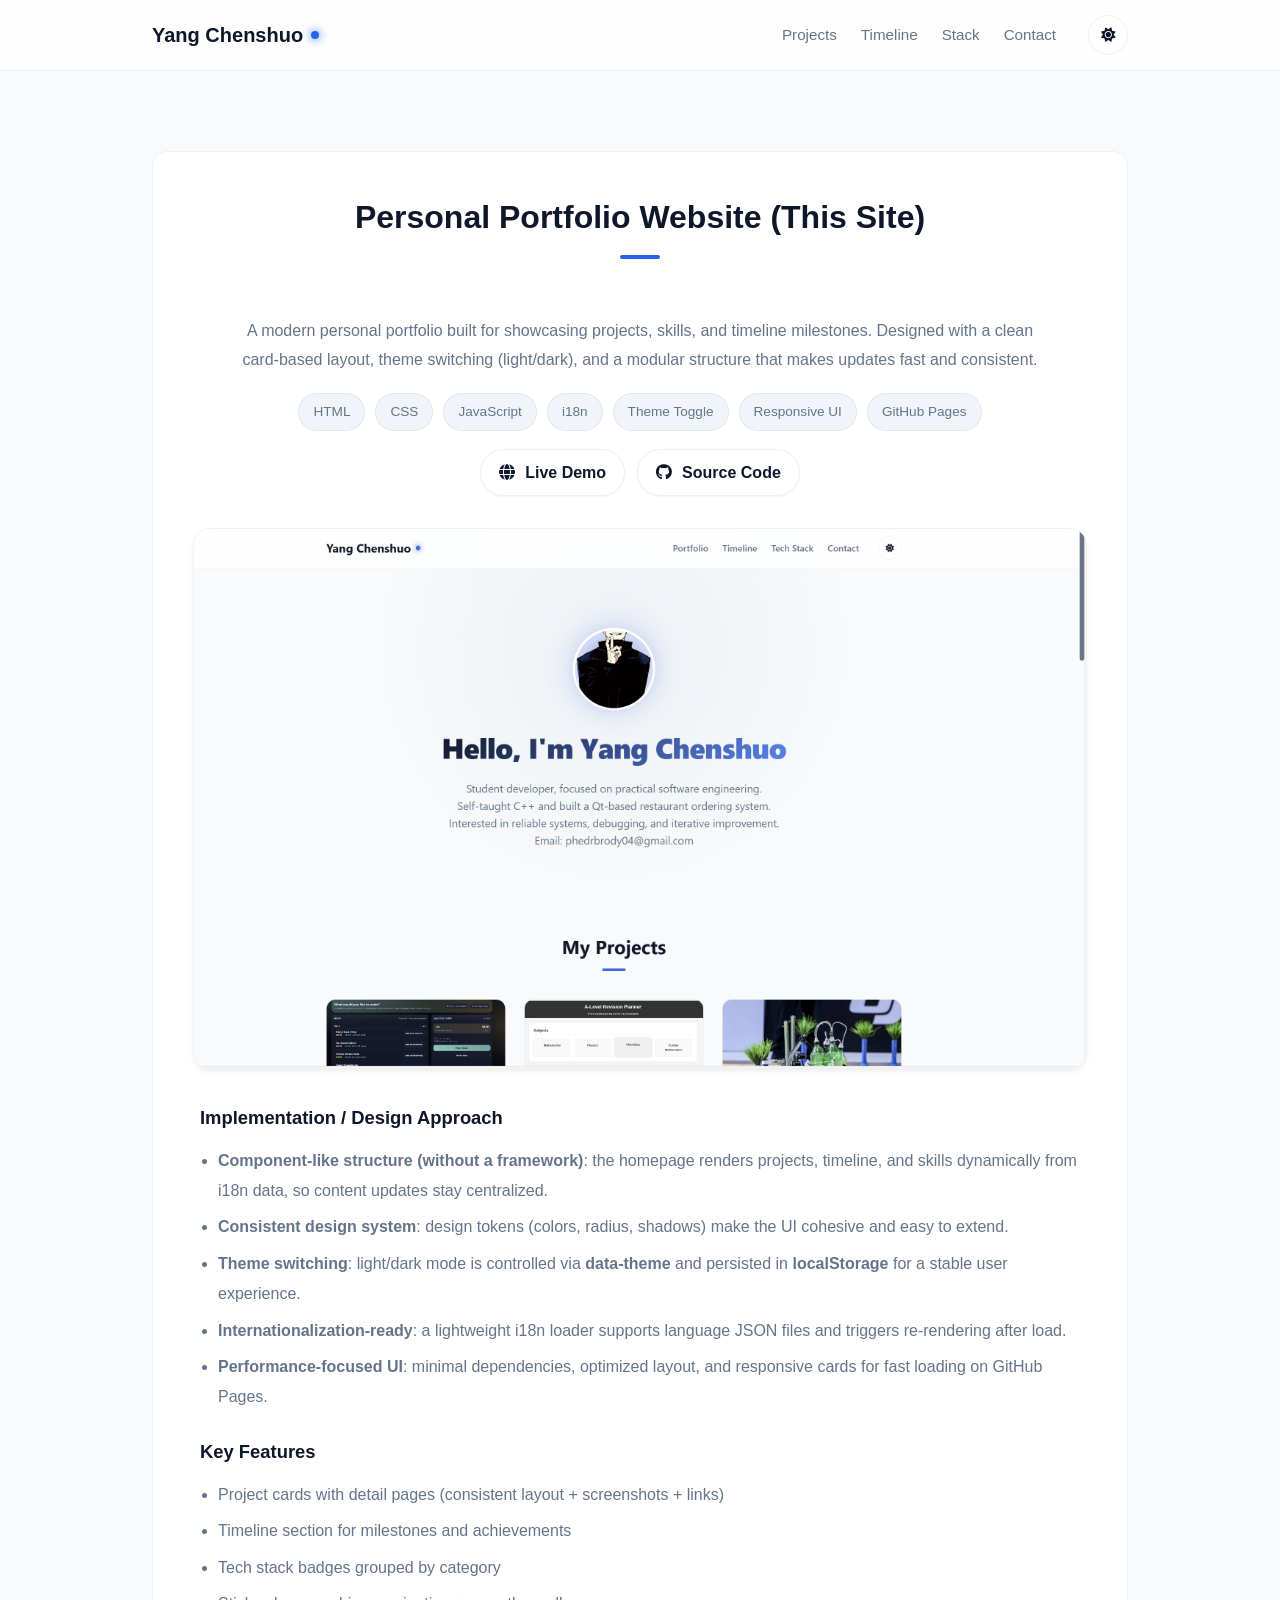
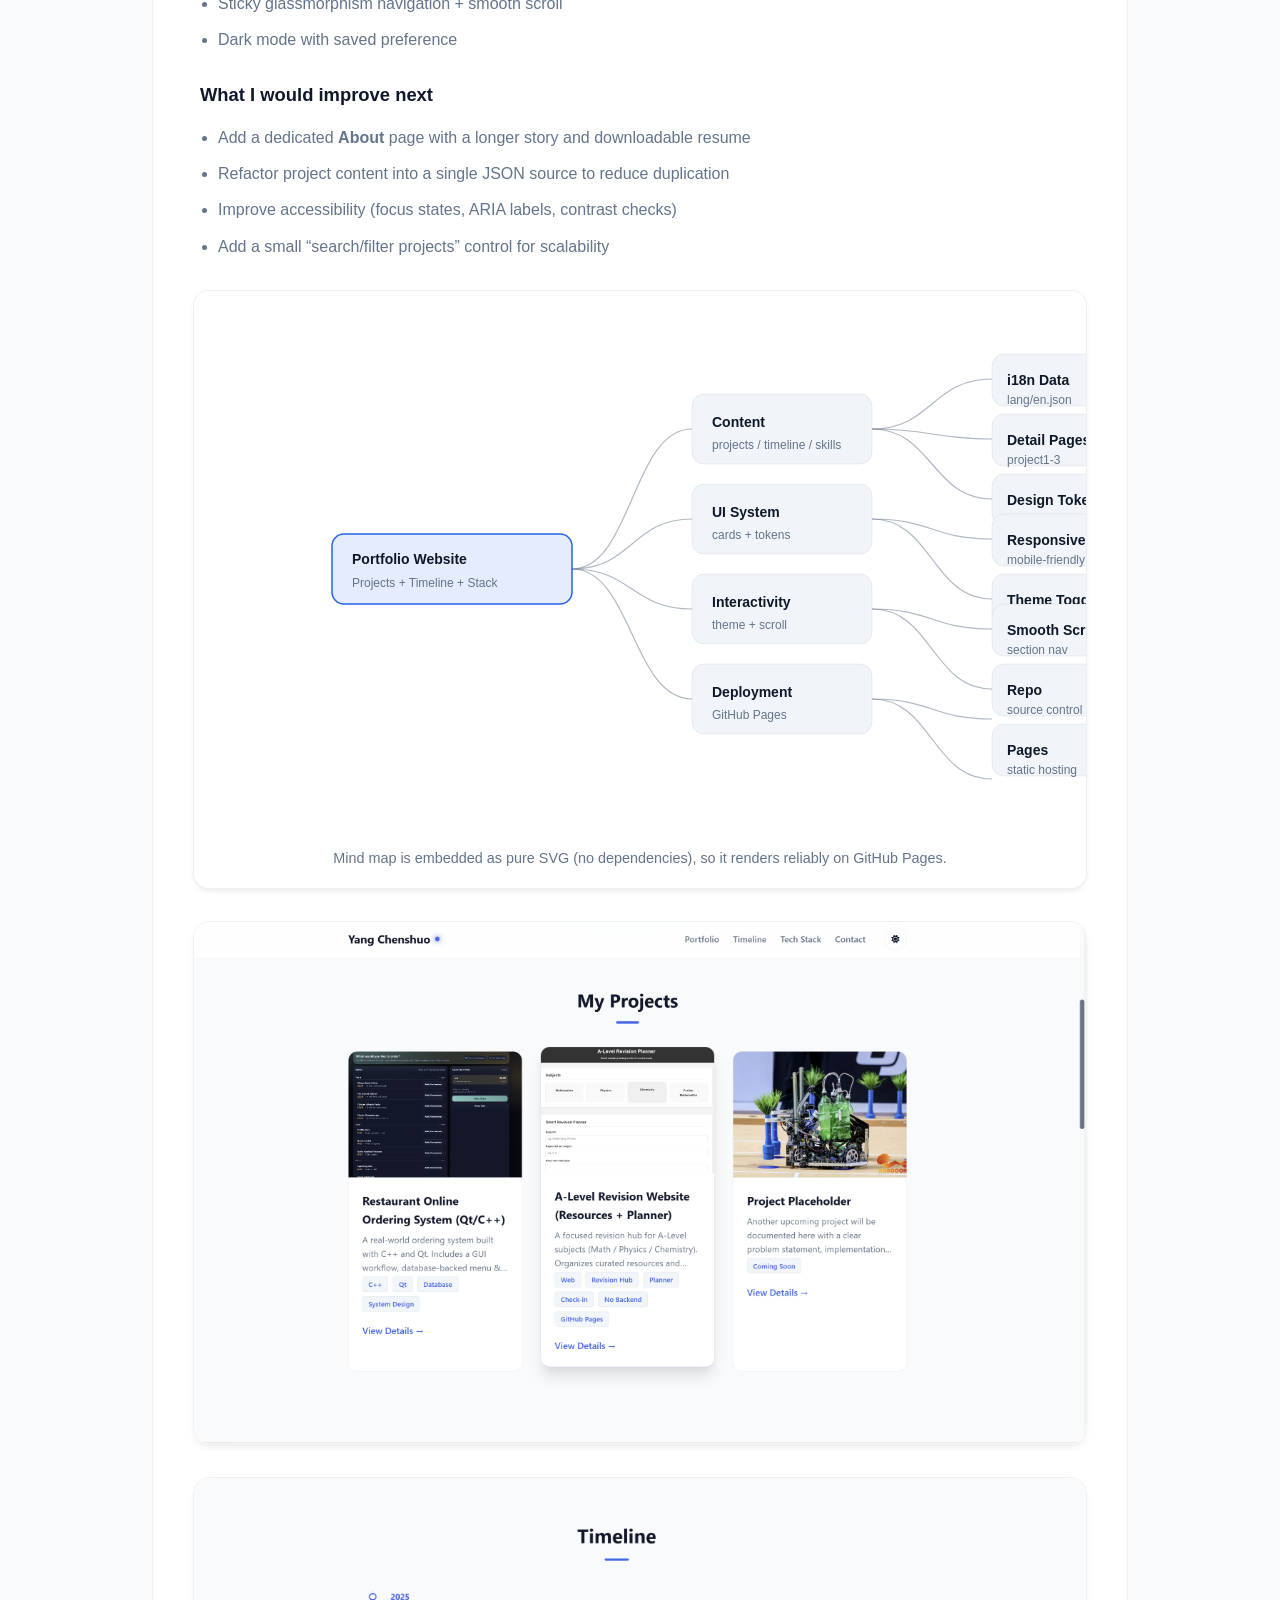
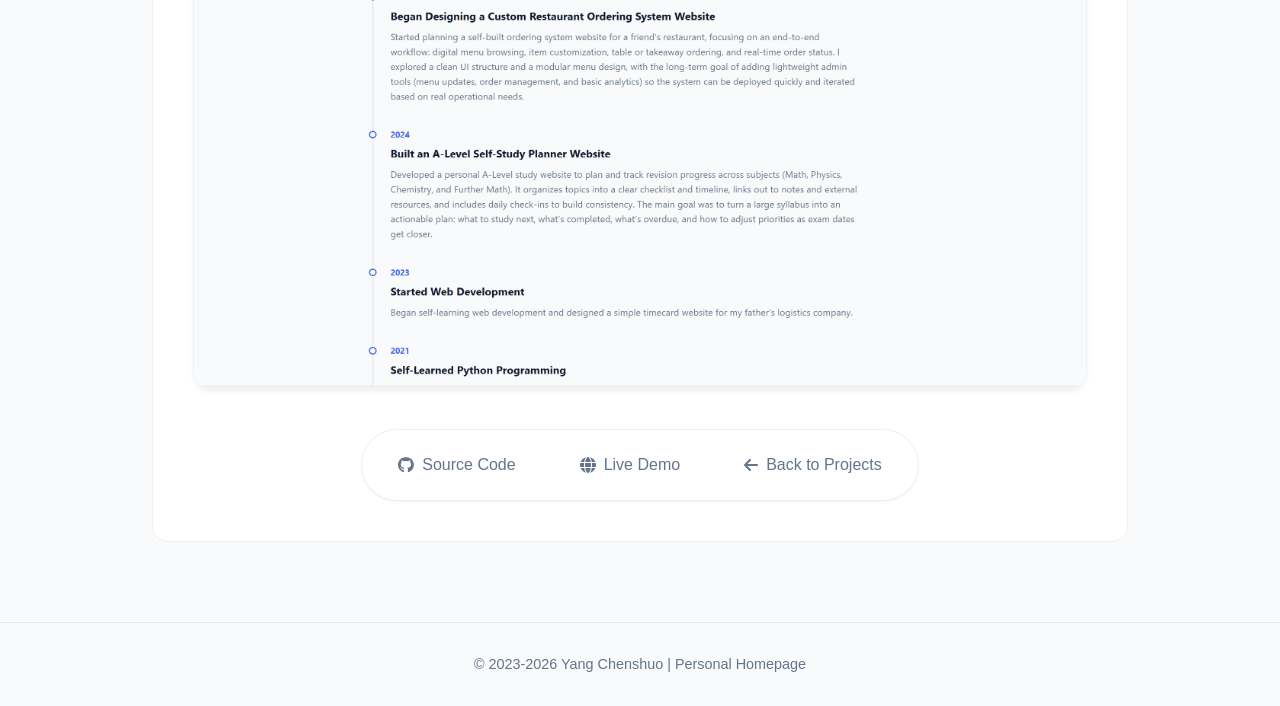
<file: pages/projects/project3.html>
<!DOCTYPE html>
<html lang="en" data-theme="light">
<head>
  <meta charset="UTF-8" />
  <meta name="viewport" content="width=device-width, initial-scale=1.0" />
  <title>Project 03 - Personal Portfolio Website</title>

  <script>
    const savedTheme =
      localStorage.getItem('theme') ||
      (window.matchMedia('(prefers-color-scheme: dark)').matches ? 'dark' : 'light');
    document.documentElement.setAttribute('data-theme', savedTheme);
  </script>

  <link rel="stylesheet" href="../../assets/css/style.css" />
  <link rel="stylesheet" href="https://cdn.bootcdn.net/ajax/libs/font-awesome/6.4.0/css/all.min.css" />

  <style>
    /* Local-only styles: keep your original look, just enhance readability */
    .project-header { text-align: center; margin-bottom: 18px; }

    .project-subtitle {
      margin-top: 10px;
      color: var(--text-muted);
      max-width: 820px;
      margin-left: auto;
      margin-right: auto;
      line-height: 1.8;
      font-size: 1rem;
    }

    .project-section {
      max-width: 880px;
      margin: 28px auto;
      line-height: 1.9;
      color: var(--text-muted);
      font-size: 1rem;
    }

    .project-section h3 {
      color: var(--text-main);
      font-size: 1.15rem;
      margin: 22px 0 10px;
    }

    .project-section ul { margin-left: 18px; list-style: disc; }
    .project-section li { margin: 6px 0; }

    .pill-row {
      display: flex;
      flex-wrap: wrap;
      gap: 10px;
      justify-content: center;
      margin: 18px 0 6px;
    }

    .pill {
      font-size: 0.85rem;
      padding: 7px 14px;
      border-radius: 999px;
      border: 1px solid var(--border-light);
      background: var(--bg-hover);
      color: var(--text-muted);
    }

    .cta-row {
      display: flex;
      gap: 12px;
      justify-content: center;
      flex-wrap: wrap;
      margin-top: 18px;
    }

    .cta-btn {
      display: inline-flex;
      align-items: center;
      gap: 10px;
      padding: 10px 18px;
      border-radius: var(--radius-full);
      border: 1px solid var(--border-light);
      background: var(--bg-card);
      box-shadow: var(--shadow-sm);
      color: var(--text-main);
      font-weight: 600;
      transition: var(--transition-base);
    }

    .cta-btn:hover {
      transform: translateY(-2px);
      border-color: var(--primary);
      color: var(--primary);
    }

    .mindmap-wrap {
      max-width: 980px;
      margin: 28px auto;
      border: 1px solid var(--border-light);
      border-radius: var(--radius-md);
      background: var(--bg-card);
      box-shadow: var(--shadow-card);
      padding: 18px;
      overflow: auto;
    }

    .mindmap-note {
      text-align: center;
      color: var(--text-muted);
      font-size: 0.9rem;
      margin-top: 10px;
    }

    .mindmap-svg text {
      fill: var(--text-main);
      font-family: var(--font-main);
      font-size: 14px;
    }
    .mindmap-svg .muted { fill: var(--text-muted); font-size: 12px; }
    .mindmap-svg .node {
      fill: var(--bg-hover);
      stroke: var(--border-light);
      stroke-width: 1;
      rx: 12; ry: 12;
    }
    .mindmap-svg .root {
      fill: rgba(37, 99, 235, 0.12);
      stroke: var(--primary);
      stroke-width: 1.5;
    }
    .mindmap-svg .link {
      stroke: rgba(100, 116, 139, 0.5);
      stroke-width: 1.2;
      fill: none;
    }
  </style>
</head>

<body>
  <nav>
    <div class="container nav-container">
      <a href="../../index.html" class="logo">
        <span class="logo-text">Yang Chenshuo</span>
        <div class="logo-dot"></div>
      </a>

      <div class="nav-actions">
        <div class="nav-links">
          <a href="../../index.html#projects">Projects</a>
          <a href="../../index.html#timeline">Timeline</a>
          <a href="../../index.html#skills">Stack</a>
          <a href="../../index.html#contact">Contact</a>
        </div>

        <div class="nav-controls">
          <button class="control-btn lang-toggle" aria-label="Toggle Language">中文</button>
          <button class="control-btn theme-toggle" aria-label="Toggle Theme">
            <i class="fas fa-sun sun-icon"></i>
            <i class="fas fa-moon moon-icon"></i>
          </button>
        </div>
      </div>
    </div>
  </nav>

  <section class="section-padding">
    <div class="container">
      <div class="card" style="padding: 40px;">
        <div class="project-header">
          <h2>Personal Portfolio Website (This Site)</h2>
          <p class="project-subtitle">
            A modern personal portfolio built for showcasing projects, skills, and timeline milestones. Designed with a clean card-based layout, theme switching (light/dark), and a modular structure that makes updates fast and consistent.
          </p>

          <div class="pill-row">
            <span class="pill">HTML</span>
            <span class="pill">CSS</span>
            <span class="pill">JavaScript</span>
            <span class="pill">i18n</span>
            <span class="pill">Theme Toggle</span>
            <span class="pill">Responsive UI</span>
            <span class="pill">GitHub Pages</span>
          </div>

          <div class="cta-row">
            <a class="cta-btn" href="https://be123456-cmd.github.io/" target="_blank" rel="noopener">
              <i class="fas fa-globe"></i> Live Demo
            </a>
            <a class="cta-btn" href="https://github.com/be123456-cmd/be123456-cmd.github.io" target="_blank" rel="noopener">
              <i class="fab fa-github"></i> Source Code
            </a>
          </div>
        </div>

        <!-- Main Hero Image -->
        <img
          src="../../assets/images/b64aba83ddbfd96a91840de4b3d42389.png"
          alt="Personal portfolio website preview"
          class="project-img"
        />

        <div class="project-section">
          <h3>Implementation / Design Approach</h3>
          <ul>
            <li><b>Component-like structure (without a framework)</b>: the homepage renders projects, timeline, and skills dynamically from i18n data, so content updates stay centralized.</li>
            <li><b>Consistent design system</b>: design tokens (colors, radius, shadows) make the UI cohesive and easy to extend.</li>
            <li><b>Theme switching</b>: light/dark mode is controlled via <b>data-theme</b> and persisted in <b>localStorage</b> for a stable user experience.</li>
            <li><b>Internationalization-ready</b>: a lightweight i18n loader supports language JSON files and triggers re-rendering after load.</li>
            <li><b>Performance-focused UI</b>: minimal dependencies, optimized layout, and responsive cards for fast loading on GitHub Pages.</li>
          </ul>

          <h3>Key Features</h3>
          <ul>
            <li>Project cards with detail pages (consistent layout + screenshots + links)</li>
            <li>Timeline section for milestones and achievements</li>
            <li>Tech stack badges grouped by category</li>
            <li>Sticky glassmorphism navigation + smooth scroll</li>
            <li>Dark mode with saved preference</li>
          </ul>

          <h3>What I would improve next</h3>
          <ul>
            <li>Add a dedicated <b>About</b> page with a longer story and downloadable resume</li>
            <li>Refactor project content into a single JSON source to reduce duplication</li>
            <li>Improve accessibility (focus states, ARIA labels, contrast checks)</li>
            <li>Add a small “search/filter projects” control for scalability</li>
          </ul>
        </div>

        <!-- Mind Map (SVG) -->
        <div class="mindmap-wrap">
          <svg class="mindmap-svg" width="980" height="520" viewBox="0 0 980 520" role="img" aria-label="Mind map of portfolio website">
            <!-- Links -->
            <path class="link" d="M 360 260 C 420 260, 420 120, 480 120" />
            <path class="link" d="M 360 260 C 420 260, 420 210, 480 210" />
            <path class="link" d="M 360 260 C 420 260, 420 300, 480 300" />
            <path class="link" d="M 360 260 C 420 260, 420 390, 480 390" />

            <path class="link" d="M 660 120 C 720 120, 720 70, 780 70" />
            <path class="link" d="M 660 120 C 720 120, 720 130, 780 130" />
            <path class="link" d="M 660 120 C 720 120, 720 190, 780 190" />

            <path class="link" d="M 660 210 C 720 210, 720 230, 780 230" />
            <path class="link" d="M 660 210 C 720 210, 720 290, 780 290" />

            <path class="link" d="M 660 300 C 720 300, 720 320, 780 320" />
            <path class="link" d="M 660 300 C 720 300, 720 380, 780 380" />

            <path class="link" d="M 660 390 C 720 390, 720 410, 780 410" />
            <path class="link" d="M 660 390 C 720 390, 720 470, 780 470" />

            <!-- Root -->
            <rect class="node root" x="120" y="225" width="240" height="70" rx="14" ry="14"></rect>
            <text x="140" y="255"><tspan font-weight="700">Portfolio Website</tspan></text>
            <text class="muted" x="140" y="278">Projects + Timeline + Stack</text>

            <!-- Level 1 nodes -->
            <rect class="node" x="480" y="85" width="180" height="70"></rect>
            <text x="500" y="118"><tspan font-weight="700">Content</tspan></text>
            <text class="muted" x="500" y="140">projects / timeline / skills</text>

            <rect class="node" x="480" y="175" width="180" height="70"></rect>
            <text x="500" y="208"><tspan font-weight="700">UI System</tspan></text>
            <text class="muted" x="500" y="230">cards + tokens</text>

            <rect class="node" x="480" y="265" width="180" height="70"></rect>
            <text x="500" y="298"><tspan font-weight="700">Interactivity</tspan></text>
            <text class="muted" x="500" y="320">theme + scroll</text>

            <rect class="node" x="480" y="355" width="180" height="70"></rect>
            <text x="500" y="388"><tspan font-weight="700">Deployment</tspan></text>
            <text class="muted" x="500" y="410">GitHub Pages</text>

            <!-- Level 2 nodes -->
            <rect class="node" x="780" y="45" width="170" height="52"></rect>
            <text x="795" y="76"><tspan font-weight="700">i18n Data</tspan></text>
            <text class="muted" x="795" y="95">lang/en.json</text>

            <rect class="node" x="780" y="105" width="170" height="52"></rect>
            <text x="795" y="136"><tspan font-weight="700">Detail Pages</tspan></text>
            <text class="muted" x="795" y="155">project1-3</text>

            <rect class="node" x="780" y="165" width="170" height="52"></rect>
            <text x="795" y="196"><tspan font-weight="700">Design Tokens</tspan></text>
            <text class="muted" x="795" y="215">colors/shadows</text>

            <rect class="node" x="780" y="205" width="170" height="52"></rect>
            <text x="795" y="236"><tspan font-weight="700">Responsive</tspan></text>
            <text class="muted" x="795" y="255">mobile-friendly</text>

            <rect class="node" x="780" y="265" width="170" height="52"></rect>
            <text x="795" y="296"><tspan font-weight="700">Theme Toggle</tspan></text>
            <text class="muted" x="795" y="315">data-theme + storage</text>

            <rect class="node" x="780" y="295" width="170" height="52"></rect>
            <text x="795" y="326"><tspan font-weight="700">Smooth Scroll</tspan></text>
            <text class="muted" x="795" y="345">section nav</text>

            <rect class="node" x="780" y="355" width="170" height="52"></rect>
            <text x="795" y="386"><tspan font-weight="700">Repo</tspan></text>
            <text class="muted" x="795" y="405">source control</text>

            <rect class="node" x="780" y="415" width="170" height="52"></rect>
            <text x="795" y="446"><tspan font-weight="700">Pages</tspan></text>
            <text class="muted" x="795" y="465">static hosting</text>
          </svg>
          <div class="mindmap-note">
            Mind map is embedded as pure SVG (no dependencies), so it renders reliably on GitHub Pages.
          </div>
        </div>

        <!-- Screenshots -->
        <img
          src="../../assets/images/3ac3e8c0d71fd31a53c17e51d8819ed5.png"
          alt="Projects section preview"
          class="project-img"
        />
        <img
          src="../../assets/images/cdb098653967bd2e64ca1b7a588c9327.png"
          alt="Dark mode / responsive preview"
          class="project-img"
        />

        <div class="publish-links-wrapper" style="margin-top: 40px;">
          <div class="publish-links">
            <a href="https://github.com/be123456-cmd/be123456-cmd.github.io" target="_blank" class="publish-link github" rel="noopener">
              <i class="fab fa-github"></i> <span>Source Code</span>
            </a>
            <a href="https://be123456-cmd.github.io/" target="_blank" class="publish-link" rel="noopener">
              <i class="fas fa-globe"></i> <span>Live Demo</span>
            </a>
            <a href="../../index.html#projects" class="publish-link">
              <i class="fas fa-arrow-left"></i> <span>Back to Projects</span>
            </a>
          </div>
        </div>

      </div>
    </div>
  </section>

  <footer>© 2023-2026 Yang Chenshuo | Personal Homepage</footer>

  <script src="../../assets/js/i18n.js"></script>
  <script src="../../assets/js/main.js"></script>
</body>
</html>
</file>
<file: assets/css/style.css>
/* =========================================
   1. Design Token & Themes
   ========================================= */
:root {
  /* 基础参数 */
  --font-main: -apple-system, BlinkMacSystemFont, "Segoe UI", Roboto, "Helvetica Neue", Arial, sans-serif;
  --radius-md: 16px;
  --radius-full: 999px;
  --container-width: 1024px;
  --transition-base: 0.3s cubic-bezier(0.4, 0, 0.2, 1);
  
  /* [Light Mode] 默认日间模式变量 */
  --bg-body: #f8fafc;
  --bg-card: #ffffff;
  --bg-glass: rgba(255, 255, 255, 0.8);
  --bg-hover: #f1f5f9;
  
  --text-main: #0f172a;
  --text-muted: #64748b;
  --text-invert: #ffffff;
  
  --primary: #2563eb;       /* 核心蓝 */
  --primary-glow: rgba(37, 99, 235, 0.2);
  
  --border-light: rgba(0, 0, 0, 0.06);
  --shadow-sm: 0 1px 2px rgba(0, 0, 0, 0.05);
  --shadow-card: 0 4px 6px -1px rgba(0, 0, 0, 0.05), 0 2px 4px -1px rgba(0, 0, 0, 0.03);
  --shadow-hover: 0 20px 25px -5px rgba(0, 0, 0, 0.1), 0 10px 10px -5px rgba(0, 0, 0, 0.04);
  
  --gradient-title: linear-gradient(135deg, #0f172a 0%, #3b82f6 100%);
  --decoration-blob: #e2e8f0;
}

/* [Dark Mode] 深色模式变量覆盖 */
[data-theme="dark"] {
  --bg-body: #0f172a;       /* 深岩灰背景 */
  --bg-card: #1e293b;       /* 稍亮的卡片背景 */
  --bg-glass: rgba(15, 23, 42, 0.8);
  --bg-hover: #334155;
  
  --text-main: #f1f5f9;     /* 亮灰白 */
  --text-muted: #94a3b8;    /* 柔和灰 */
  
  --primary: #60a5fa;       /* 亮蓝，暗色下更显眼 */
  --primary-glow: rgba(96, 165, 250, 0.25);
  
  --border-light: rgba(255, 255, 255, 0.08);
  --shadow-sm: 0 1px 2px rgba(0, 0, 0, 0.3);
  --shadow-card: 0 4px 6px -1px rgba(0, 0, 0, 0.4);
  --shadow-hover: 0 20px 25px -5px rgba(0, 0, 0, 0.5), 0 0 20px rgba(96, 165, 250, 0.15); /* 加点蓝色光晕 */
  
  --gradient-title: linear-gradient(135deg, #f8fafc 0%, #60a5fa 100%);
  --decoration-blob: #1e293b;
}

/* =========================================
   2. Global Reset & Layout
   ========================================= */
* { margin: 0; padding: 0; box-sizing: border-box; }

body {
  font-family: var(--font-main);
  background-color: var(--bg-body);
  color: var(--text-main);
  line-height: 1.6;
  /* 关键：平滑过渡背景色和文字颜色 */
  transition: background-color 0.4s ease, color 0.4s ease;
  overflow-x: hidden;
}

/* 新增：全局图片约束，防止图片撑破布局 */
img {
  max-width: 100%;
  height: auto;
  display: block;
}

a { text-decoration: none; color: inherit; transition: var(--transition-base); }
ul { list-style: none; }

.container {
  max-width: var(--container-width);
  margin: 0 auto;
  padding: 0 24px;
}

.section-padding { padding: 80px 0; }
.flex-center { display: flex; align-items: center; justify-content: center; }
.column { flex-direction: column; }

/* 滚动条美化 */
::-webkit-scrollbar { width: 8px; }
::-webkit-scrollbar-track { background: var(--bg-body); }
::-webkit-scrollbar-thumb { background: var(--text-muted); border-radius: 4px; opacity: 0.5; }

/* =========================================
   3. Navigation (Glassmorphism)
   ========================================= */
nav {
  position: sticky;
  top: 0;
  z-index: 100;
  background: var(--bg-glass);
  backdrop-filter: blur(16px);
  -webkit-backdrop-filter: blur(16px);
  border-bottom: 1px solid var(--border-light);
  transition: background-color 0.4s ease, border-color 0.4s ease;
}

.nav-container {
  height: 70px;
  display: flex;
  justify-content: space-between;
  align-items: center;
}

.logo {
  display: flex;
  align-items: center;
  gap: 8px;
  font-weight: 700;
  font-size: 1.25rem;
  color: var(--text-main);
}

.logo-dot {
  width: 8px;
  height: 8px;
  background: var(--primary);
  border-radius: 50%;
  box-shadow: 0 0 10px var(--primary);
}

.nav-actions { display: flex; align-items: center; gap: 32px; }

.nav-links { display: flex; gap: 24px; }
.nav-links a {
  font-size: 0.95rem;
  font-weight: 500;
  color: var(--text-muted);
  position: relative;
}
.nav-links a:hover, .nav-links a.active { color: var(--primary); }

.nav-controls { display: flex; align-items: center; gap: 12px; }

/* 按钮通用样式 */
.control-btn {
  background: transparent;
  border: 1px solid var(--border-light);
  color: var(--text-main);
  padding: 6px 14px;
  border-radius: 20px;
  cursor: pointer;
  font-size: 0.9rem;
  transition: all 0.3s ease;
  display: flex;
  align-items: center;
  justify-content: center;
}

.control-btn:hover {
  background: var(--bg-hover);
  border-color: var(--primary);
  color: var(--primary);
}

/* 主题切换按钮特殊处理 */
.theme-toggle {
  width: 36px;
  height: 36px;
  padding: 0;
  border-radius: 50%;
  position: relative;
  overflow: hidden;
}

.theme-toggle i {
  position: absolute;
  transition: transform 0.5s cubic-bezier(0.68, -0.55, 0.27, 1.55), opacity 0.5s;
}

/* 图标切换动画逻辑 */
[data-theme="light"] .moon-icon { transform: translateY(20px) rotate(90deg); opacity: 0; }
[data-theme="light"] .sun-icon { transform: translateY(0) rotate(0); opacity: 1; }
[data-theme="dark"] .sun-icon { transform: translateY(-20px) rotate(-90deg); opacity: 0; }
[data-theme="dark"] .moon-icon { transform: translateY(0) rotate(0); opacity: 1; }

/* =========================================
   4. Hero Section / Intro
   ========================================= */
.intro {
  padding: 100px 0 60px;
  position: relative;
  text-align: center;
}

/* 背景装饰球 */
.bg-decoration {
  position: absolute;
  top: -50%;
  left: 50%;
  transform: translateX(-50%);
  width: 800px;
  height: 800px;
  background: radial-gradient(circle, var(--decoration-blob) 0%, transparent 70%);
  opacity: 0.5;
  z-index: -1;
  pointer-events: none;
}

.avatar-container {
  position: relative;
  margin-bottom: 24px;
}

.avatar {
  width: 140px;
  height: 140px;
  border-radius: 50%;
  object-fit: cover;
  border: 4px solid var(--bg-card);
  position: relative;
  z-index: 2;
  flex-shrink: 0; /* 防止头像被挤压 */
}

.avatar-glow {
  position: absolute;
  inset: 0;
  border-radius: 50%;
  background: var(--primary);
  filter: blur(25px);
  opacity: 0.4;
  z-index: 1;
  transform: scale(0.9);
  transition: opacity 0.3s;
}
.avatar-container:hover .avatar-glow { opacity: 0.7; }

.gradient-text {
  font-size: 3rem;
  font-weight: 800;
  margin-bottom: 16px;
  background: var(--gradient-title);
  -webkit-background-clip: text;
  background-clip: text;
  color: transparent; /* 关键：文字透明显示背景渐变 */
  letter-spacing: -1px;
}

.subtitle {
  font-size: 1.15rem;
  color: var(--text-muted);
  max-width: 700px;
  margin: 0 auto;
}

/* =========================================
   5. Projects Grid & Detail Images
   ========================================= */
h2 {
  font-size: 2rem;
  text-align: center;
  margin-bottom: 48px;
  color: var(--text-main);
  position: relative;
  display: inline-block;
  width: 100%;
}
/* 标题下划线 */
h2::after {
  content: '';
  display: block;
  width: 40px;
  height: 4px;
  background: var(--primary);
  margin: 12px auto 0;
  border-radius: 2px;
}

.projects-grid {
  display: grid;
  grid-template-columns: repeat(auto-fit, minmax(300px, 1fr));
  gap: 32px;
}

.card {
  background: var(--bg-card);
  border-radius: var(--radius-md);
  border: 1px solid var(--border-light);
  overflow: hidden;
  transition: var(--transition-base);
  /* 解决 Safari 下圆角溢出问题 */
  transform: translateZ(0); 
}

.card:hover {
  transform: translateY(-8px);
  box-shadow: var(--shadow-hover);
  border-color: var(--primary-glow);
}

/* 首页项目卡片缩略图 - 优化适配 */
.project-thumbnail {
  width: 100%;
  height: 220px;           /* 调整高度，显示更佳 */
  object-fit: cover;       /* 填满容器，防止拉伸 */
  object-position: center; /* 居中裁剪 */
  border-bottom: 1px solid var(--border-light);
  transition: transform 0.5s ease;
  background-color: var(--bg-hover);
}

.card:hover .project-thumbnail { transform: scale(1.05); }

.project-info { padding: 24px; }

.project-info h3 {
  font-size: 1.25rem;
  margin-bottom: 8px;
  color: var(--text-main);
}

.project-info p {
  font-size: 0.95rem;
  color: var(--text-muted);
  margin-bottom: 20px;
  display: -webkit-box;
  -webkit-line-clamp: 3;
  -webkit-box-orient: vertical;
  overflow: hidden;
}

.project-link {
  font-weight: 600;
  color: var(--primary);
  display: inline-flex;
  align-items: center;
  gap: 4px;
}
.project-link::after { content: '→'; transition: transform 0.2s; }
.project-link:hover::after { transform: translateX(4px); }

/* 子页面：详情大图样式 (新增) */
.project-img {
  display: block;
  width: 100%;             /* 强制宽度撑满容器 */
  max-width: 100%;         /* 防止超出父容器 */
  height: auto;            /* 高度自动，保持比例 */
  object-fit: contain;     /* 保证图片内容完整显示 */
  border-radius: var(--radius-md);
  margin: 32px auto;       /* 上下增加间距 */
  box-shadow: var(--shadow-card);
  border: 1px solid var(--border-light);
}

/* =========================================
   6. Documents & Buttons
   ========================================= */
.publish-links-wrapper { text-align: center; }

.publish-links {
  display: inline-flex;
  flex-wrap: wrap;
  gap: 16px;
  justify-content: center;
  background: var(--bg-card);
  padding: 12px;
  border-radius: var(--radius-full);
  box-shadow: var(--shadow-sm);
  border: 1px solid var(--border-light);
}

.publish-link {
  padding: 10px 24px;
  border-radius: var(--radius-full);
  font-weight: 500;
  color: var(--text-muted);
  transition: all 0.3s ease;
  display: flex;
  align-items: center;
  gap: 8px;
}

.publish-link:hover {
  background: var(--bg-hover);
  color: var(--primary);
  transform: translateY(-2px);
}

/* =========================================
   7. Contact & Footer
   ========================================= */
.contact {
  background: var(--bg-card); /* 改为卡片色，不再是大色块 */
  border-top: 1px solid var(--border-light);
}

.contact-links {
  display: flex;
  justify-content: center;
  gap: 48px;
  margin-top: 40px;
}

.contact-item a {
  display: flex;
  flex-direction: column;
  align-items: center;
  gap: 12px;
  color: var(--text-muted);
}

.contact-item i {
  font-size: 2rem;
  transition: transform 0.3s cubic-bezier(0.34, 1.56, 0.64, 1);
  color: var(--text-main);
}

.contact-item:hover i {
  transform: scale(1.2) rotate(8deg);
  color: var(--primary);
}
.contact-item:hover p { color: var(--primary); }

footer {
  text-align: center;
  padding: 30px;
  font-size: 0.9rem;
  color: var(--text-muted);
  border-top: 1px solid var(--border-light);
  background: var(--bg-body);
}

/* =========================================
   8. Mobile Responsive
   ========================================= */
@media (max-width: 768px) {
  .nav-links { display: none; } /* 暂时简化手机端 */
  
  .intro { padding-top: 60px; }
  .gradient-text { font-size: 2.2rem; }

  /* 手机端图片适配 */
  .avatar {
    width: 120px;
    height: 120px;
  }
  .project-thumbnail {
    height: 180px;
  }
  .project-img {
    margin: 20px auto;
    border-radius: 8px;
  }
  
  .publish-links {
    flex-direction: column;
    border-radius: var(--radius-md);
    width: 100%;
  }
  
  .contact-links {
    gap: 24px;
    flex-wrap: wrap;
  }
}


/* Paste this AFTER your existing CSS */

/* =========================================
   9. Open Source Section (New)
   ========================================= */
.opensource-grid {
  display: grid;
  grid-template-columns: repeat(auto-fit, minmax(300px, 1fr));
  gap: 24px;
}

.os-card {
  background: var(--bg-card);
  border: 1px solid var(--border-light);
  border-radius: var(--radius-md);
  padding: 24px;
  transition: var(--transition-base);
  display: flex;
  flex-direction: column;
  height: 100%;
}

.os-card:hover {
  transform: translateY(-5px);
  border-color: var(--primary);
  box-shadow: var(--shadow-card);
}

.os-header {
  display: flex;
  align-items: flex-start;
  justify-content: space-between;
  margin-bottom: 12px;
}

.os-title {
  font-size: 1.1rem;
  font-weight: 700;
  color: var(--text-main);
}

.os-desc {
  font-size: 0.9rem;
  color: var(--text-muted);
  margin-bottom: 16px;
  flex-grow: 1;
}

.os-tags {
  display: flex;
  flex-wrap: wrap;
  gap: 8px;
  margin-bottom: 20px;
}

.os-tag {
  font-size: 0.75rem;
  padding: 4px 10px;
  background: var(--bg-hover);
  color: var(--text-muted);
  border-radius: 20px;
}

.os-actions {
  display: flex;
  gap: 12px;
}

.os-btn {
  font-size: 0.85rem;
  font-weight: 600;
  color: var(--primary);
  display: flex;
  align-items: center;
  gap: 6px;
}
.os-btn:hover { text-decoration: underline; }

/* =========================================
   10. Timeline Section (New)
   ========================================= */
.timeline-container {
  position: relative;
  max-width: 800px;
  margin: 0 auto;
  padding-left: 30px;
}

/* Vertical Line */
.timeline-container::before {
  content: '';
  position: absolute;
  left: 0;
  top: 0;
  bottom: 0;
  width: 2px;
  background: var(--border-light);
}

.timeline-item {
  position: relative;
  margin-bottom: 40px;
}

.timeline-dot {
  position: absolute;
  left: -35px; /* Adjust based on padding */
  top: 5px;
  width: 12px;
  height: 12px;
  background: var(--bg-body);
  border: 2px solid var(--primary);
  border-radius: 50%;
  z-index: 1;
}

.timeline-date {
  font-size: 0.85rem;
  font-weight: 700;
  color: var(--primary);
  margin-bottom: 6px;
  display: block;
}

.timeline-content h3 {
  font-size: 1.1rem;
  margin-bottom: 8px;
  color: var(--text-main);
}

.timeline-content p {
  font-size: 0.95rem;
  color: var(--text-muted);
}

/* =========================================
   11. Tech Stack Section (New)
   ========================================= */
.skills-wrapper {
  display: grid;
  grid-template-columns: repeat(auto-fit, minmax(200px, 1fr));
  gap: 32px;
}

.skill-category h3 {
  font-size: 1.1rem;
  margin-bottom: 16px;
  color: var(--text-main);
  border-left: 3px solid var(--primary);
  padding-left: 12px;
}

.skill-list {
  display: flex;
  flex-wrap: wrap;
  gap: 10px;
}

.skill-badge {
  padding: 8px 16px;
  background: var(--bg-card);
  border: 1px solid var(--border-light);
  border-radius: 8px;
  font-size: 0.9rem;
  color: var(--text-muted);
  display: flex;
  align-items: center;
  gap: 8px;
  transition: all 0.2s;
}

.skill-badge:hover {
  border-color: var(--primary);
  color: var(--primary);
  transform: translateY(-2px);
}

/* 修复主题切换按钮的点击响应 */
.theme-toggle {
  cursor: pointer;
  z-index: 10; /* 提高层级 */
  /* 确保按钮有足够空间容纳图标 */
  width: 40px; 
  height: 40px;
  display: flex;
  align-items: center;
  justify-content: center;
}

/* 防止图标拦截鼠标事件，确保点击穿透到 button */
.theme-toggle i {
  pointer-events: none; 
}

/* 确保导航栏层级够高 */
nav {
  z-index: 1000;
}

/* ... Previous CSS ... */

/* =========================================
   12. Project Tags (New)
   ========================================= */
.project-tags {
  display: flex;
  flex-wrap: wrap;
  gap: 8px;
  margin-bottom: 20px; /* Space between tags and 'View Details' link */
  margin-top: -12px;   /* Pull closer to description */
}

.project-tag {
  font-size: 0.75rem;
  padding: 3px 10px;
  background: var(--bg-hover);
  color: var(--primary);
  border-radius: 4px;
  font-weight: 500;
  border: 1px solid var(--border-light);
}

/* Adjust paragraph margin in project info to accommodate tags */
.project-info p {
  margin-bottom: 16px; 
}
/* --- Force English only: hide language switch UI --- */
.lang-toggle {
  display: none !important;
}
</file>
